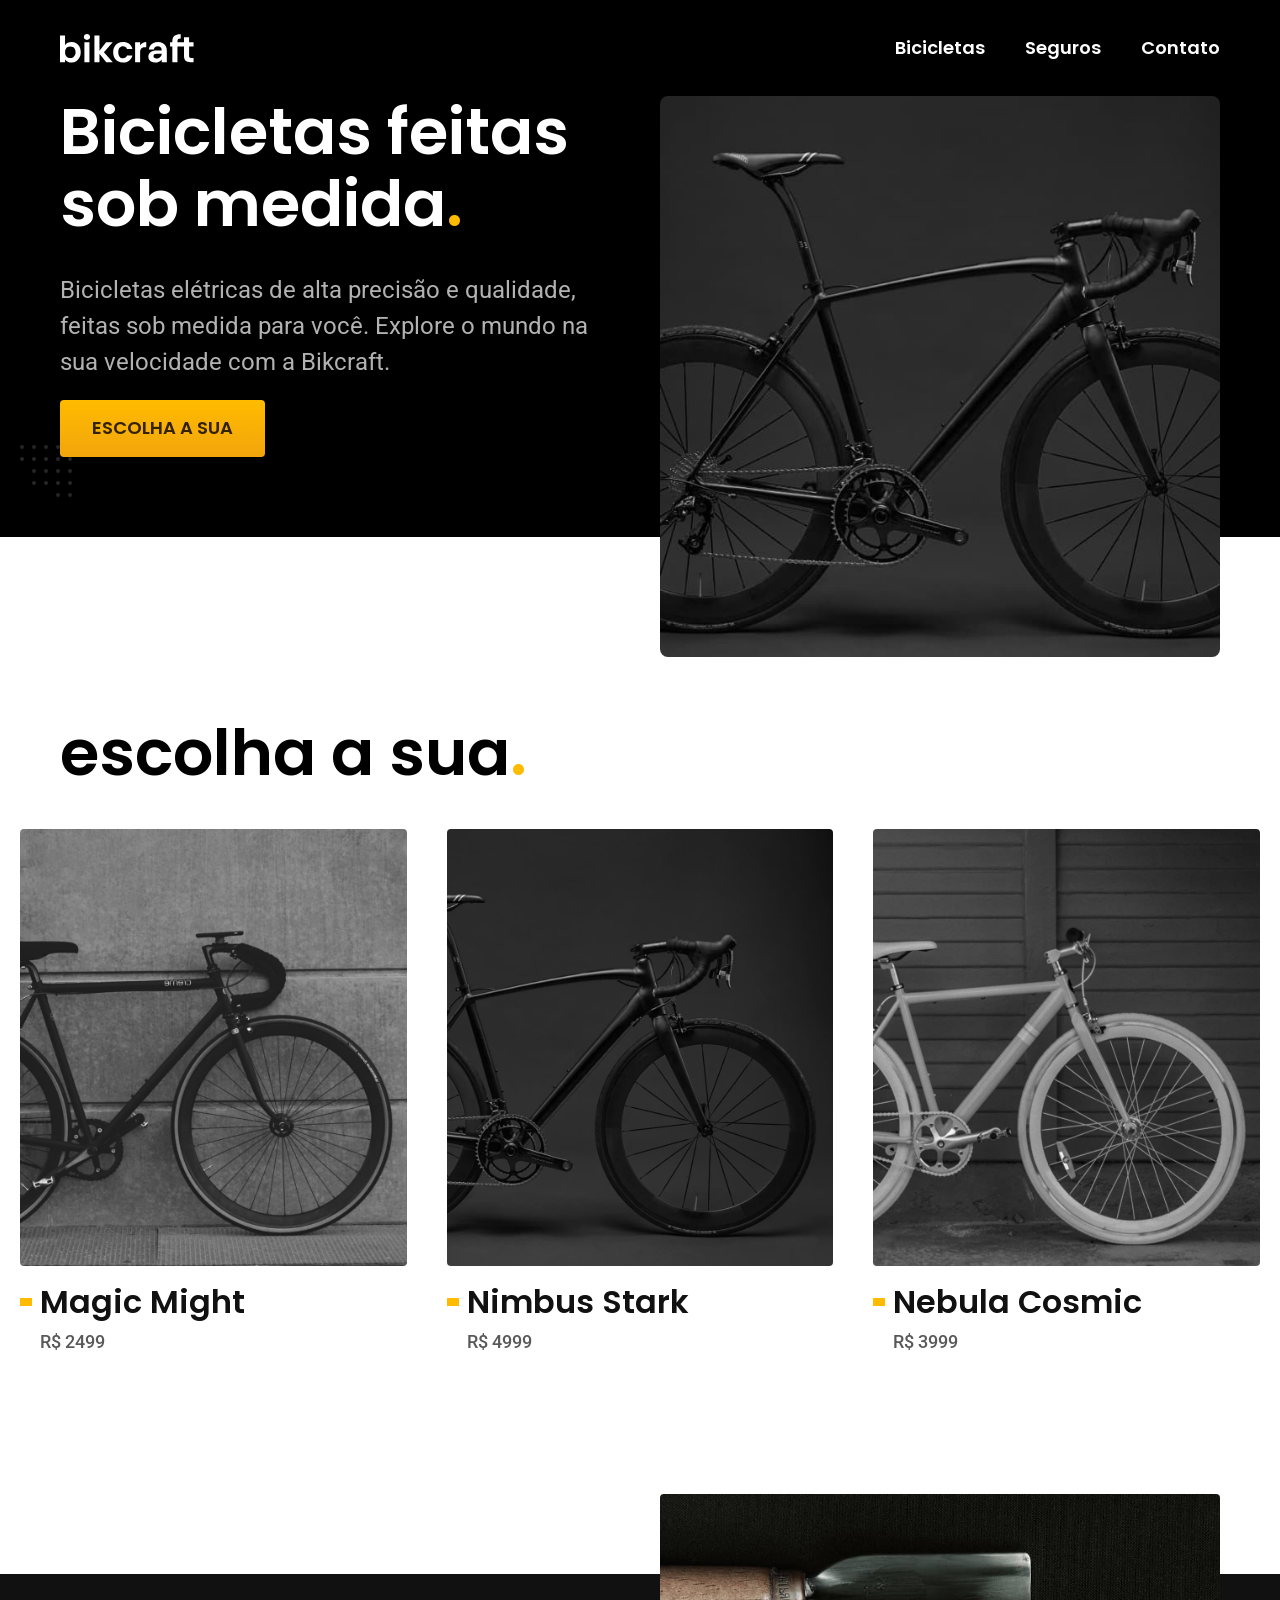
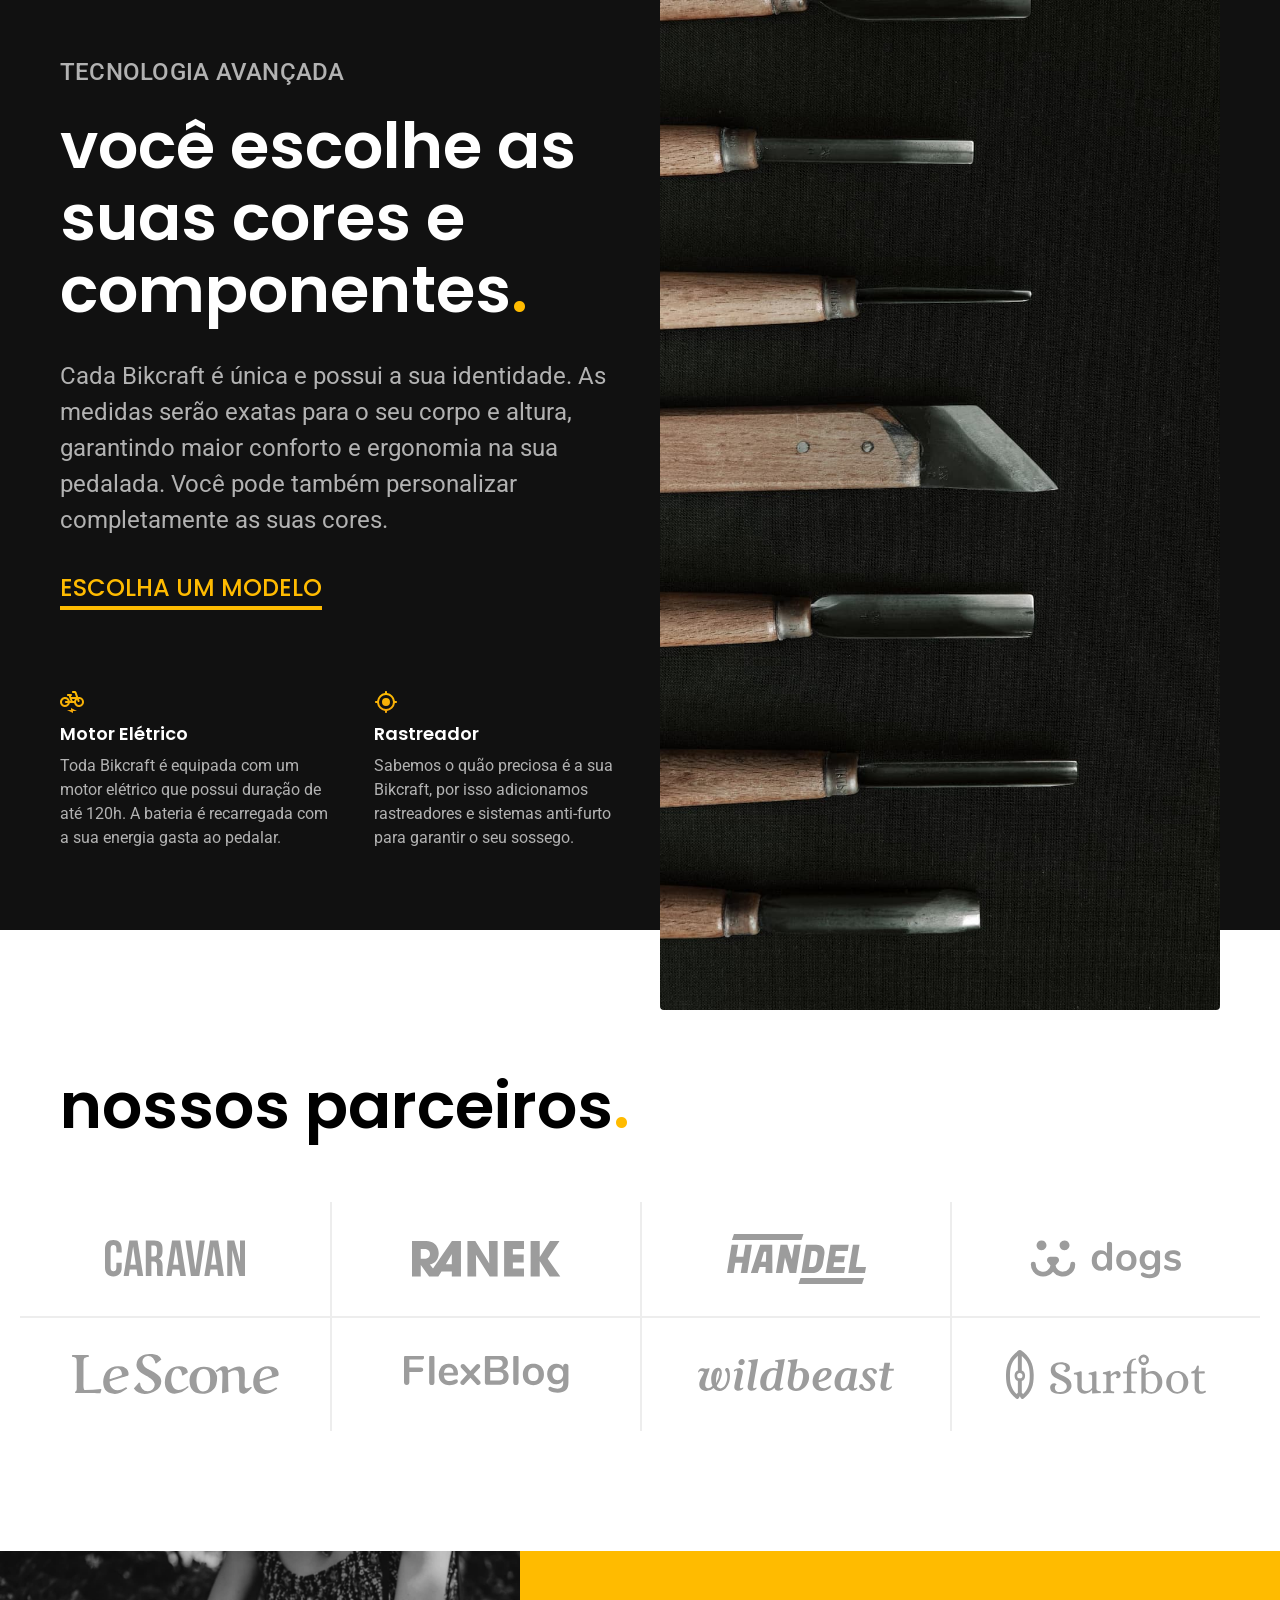
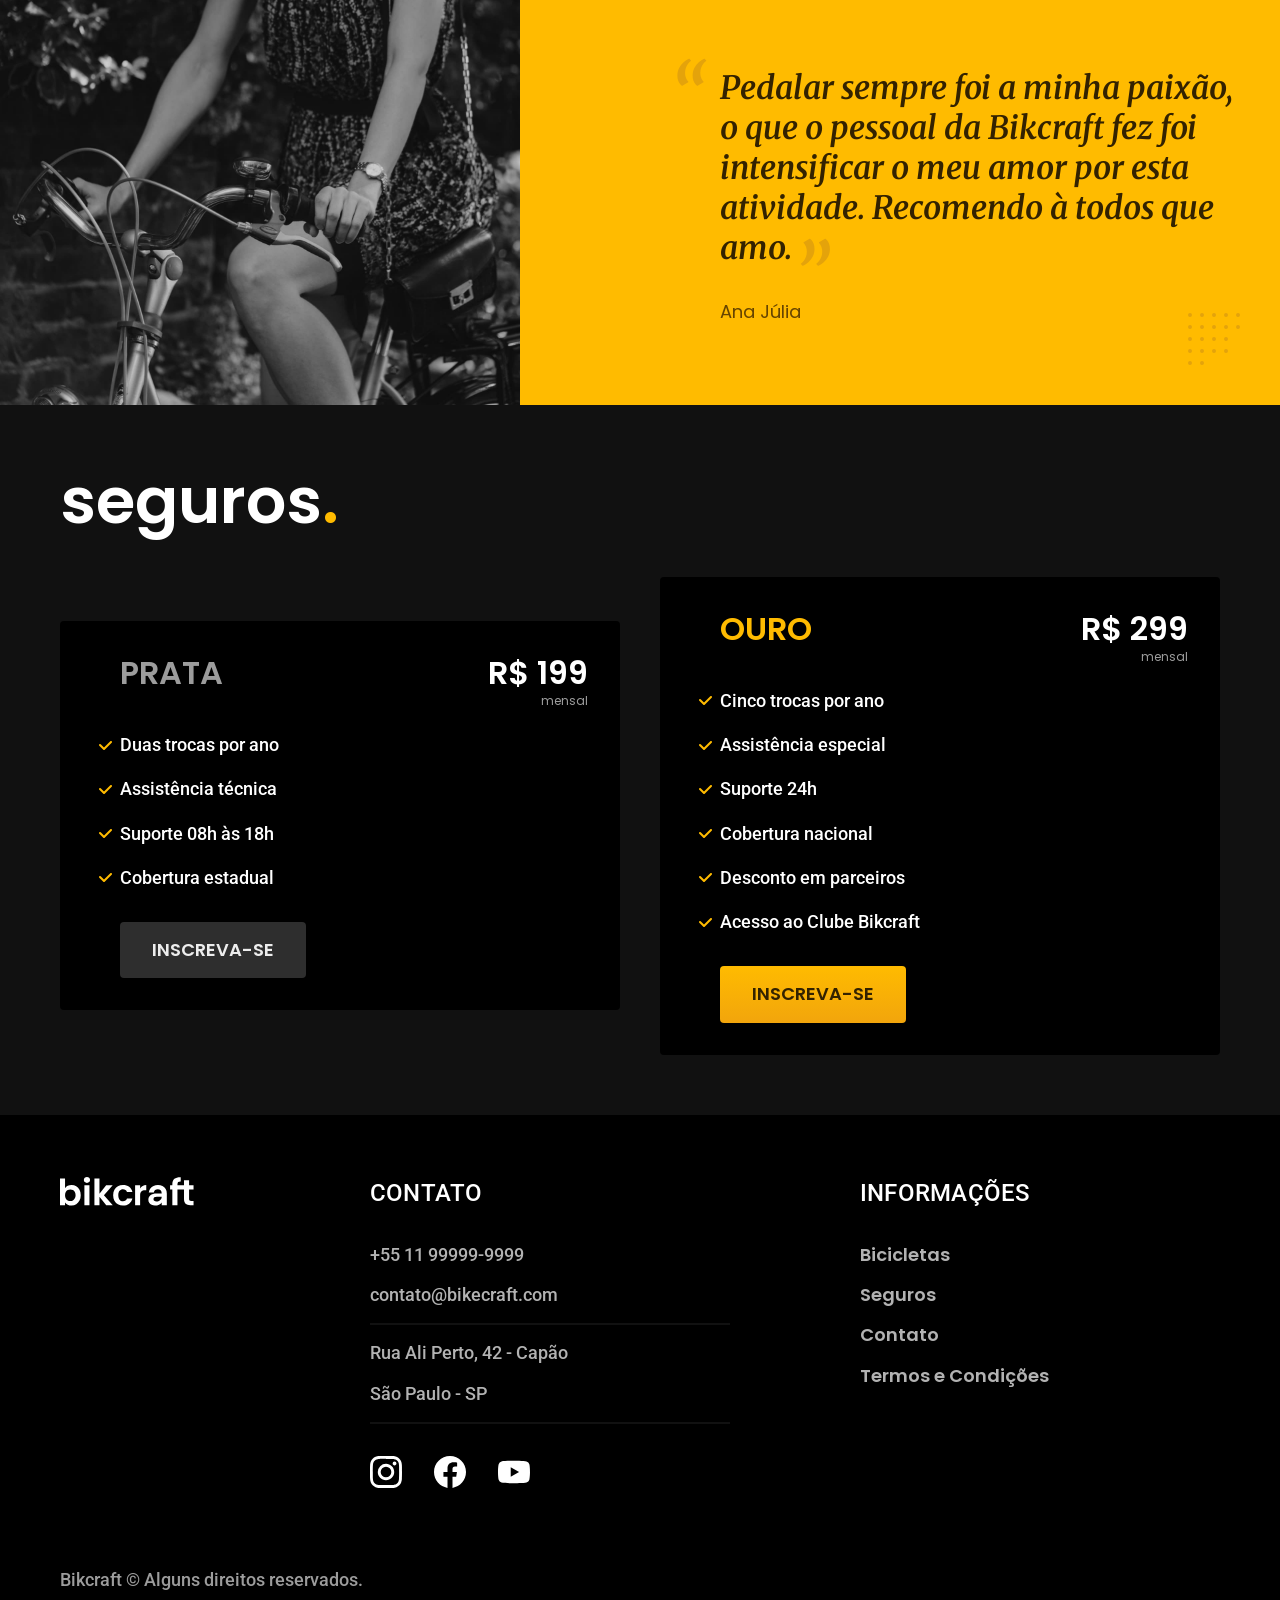
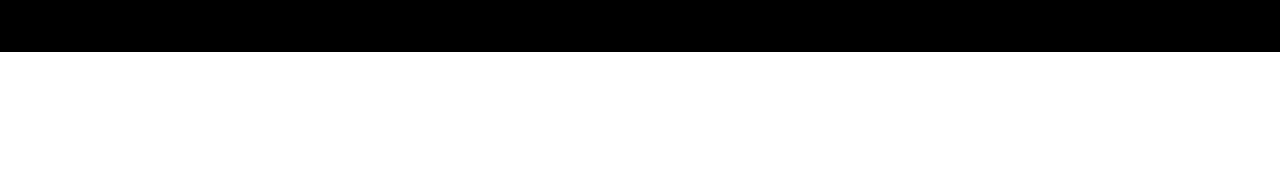
<file: index.html>
<!DOCTYPE html>
<html lang="pt-br">

<head>
  <meta name="viewport" content="width=device-width, initial-scale=1.0">
  <meta charset="UTF-8">
  <meta name="description" content="Bicicletas elétricas de alta precisão e qualidade, feitas sob medida para você. Explore o mundo na sua velocidade com a Bikcraft.">
  <title>Bikcraft - Bicicletas Elétricas</title>
  <link rel="preload" href="./css/style.min.css" as="style">
  <link rel="icon" href="./favicon.svg" type="image/svg+xml">
  <link rel="stylesheet" href="./css/style.min.css">
  <link rel="preconnect" href="https://fonts.googleapis.com">
  <link rel="preconnect" href="https://fonts.gstatic.com" crossorigin>
  <link href="https://fonts.googleapis.com/css2?family=Merriweather:ital,opsz,wdth,wght@1,18..144,87..112,900&family=Poppins:ital,wght@0,100;0,200;0,300;0,400;0,500;0,600;0,700;0,800;0,900;1,100;1,200;1,300;1,400;1,500;1,600;1,700;1,800;1,900&family=Roboto:ital,wght@0,100..900;1,100..900&display=swap" rel="stylesheet">

  <script>document.documentElement.classList.add('js');</script>
</head>

<body>
  <header class="header-bg">
    <div class="header container">
      <a href="./">
        <img src="./img/bikcraft.svg" width="136" height="32" alt="Bikcraft">
      </a>
      <nav aria-label="primaria">
        <ul class="header-menu cor-0 font-1-m">
          <li><a href="./bicicletas.html">Bicicletas</a></li>
          <li><a href="./seguros.html">Seguros</a></li>
          <li><a href="./contato.html">Contato</a></li>
        </ul>
      </nav>
    </div>
  </header>
  <main class="introducao-bg">
    <div class="introducao container">
      <div class="introducao-conteudo">
        <h1 class="cor-0 font-1-xxl fadeInDown" data-anime="200">Bicicletas feitas sob medida<span class="cor-p1">.</span></h1>
        <p class="cor-5 font-2-l fadeInDown" data-anime="500">Bicicletas elétricas de alta precisão e qualidade, feitas sob medida para você. Explore o mundo na sua velocidade com a Bikcraft.</p>
        <a href="./bicicletas.html" class="botao fadeInDown" data-anime="800">Escolha a sua</a>
      </div>
      <picture data-anime="400" class="fadeInDown">
        <source media="(max-width: 800px)" srcset="./img/bicicletas/nimbus.jpg">
        <img src="./img/fotos/introducao.jpg" width="1280" height="1600" alt="Bicicleta elétrica da Bikcraft">

      </picture>
    </div>
  </main>

  <article class="bicicletas-lista">
    <h2 class="container cor-12 font-1-xxl">escolha a sua<span class="cor-p1">.</span></h2>
    <ul>
      <li>
        <a href="./bicicletas/magic.html">
          <img src="./img/bicicletas/magic-home.jpg" alt="Bicicleta Preta">
          <h3 class="font-1-xl ">Magic Might</h3>
          <span class="font-2-m cor-8">R$ 2499</span>
        </a>
      </li>
      <li>
        <a href="./bicicletas/nimbus.html">
          <img src="./img/bicicletas/nimbus-home.jpg" alt="Bicicleta Preta">
          <h3 class="font-1-xl ">Nimbus Stark</h3>
          <span class="font-2-m cor-8">R$ 4999</span>
        </a>
      </li>
      <li>
        <a href="./bicicletas/nebula.html">
          <img src="./img/bicicletas/nebula-home.jpg" alt="Bicicleta Preta">
          <h3 class="font-1-xl ">Nebula Cosmic</h3>
          <span class="font-2-m cor-8">R$ 3999</span>
        </a>
      </li>
    </ul>
  </article>

  <article class="tecnologia-bg">
    <div class="tecnologia container">
      <div class="tecnologia-conteudo">
        <span class="font-2-l-b cor-5">Tecnologia Avançada</span>
        <h2 class="cor-0 font-1-xxl">você escolhe as suas cores e componentes<span class="cor-p1">.</span></h2>
        <p class="cor-5 font-2-l">Cada Bikcraft é única e possui a sua identidade. As medidas serão exatas para o seu corpo e altura, garantindo maior conforto e ergonomia na sua pedalada. Você pode também personalizar completamente as suas cores.</p>
        <a class="link" href="./bicicletas.html">Escolha um modelo</a>
        <div class="tecnologia-vantagens">
          <div>
            <img src="./img/icones/eletrica.svg" width="24" height="24" alt="Elétrica">
            <h3 class="cor-0 font-1-m">Motor Elétrico</h3>
            <p class="cor-5 font-2-s">Toda Bikcraft é equipada com um motor elétrico que possui duração de até 120h. A bateria é recarregada com a sua energia gasta ao pedalar.</p>
          </div>
          <div>
            <img src="./img/icones/rastreador.svg" width="24" height="24" alt="Rastreador">
            <h3 class="cor-0 font-1-m">Rastreador</h3>
            <p class="cor-5 font-2-s">Sabemos o quão preciosa é a sua Bikcraft, por isso adicionamos rastreadores e sistemas anti-furto para garantir o seu sossego.</p>
          </div>
        </div>
      </div>
      <div class="tecnologia-imagem">
        <img src="./img/fotos/tecnologia.jpg" width="1200" height="1920" alt="">
      </div>
    </div>
  </article>
  <section class="parceiros" aria-label="Nossos Parceiros">
    <h2>
      <h2 class="container cor-12 font-1-xxl">nossos parceiros<span class="cor-p1">.</span></h2>
    </h2>
    <ul>
      <li><img src="./img/parceiros/caravan.svg" alt="caravan"></li>
      <li><img src="./img/parceiros/ranek.svg" alt="ranek"></li>
      <li><img src="./img/parceiros/handel.svg" alt="handel"></li>
      <li><img src="./img/parceiros/dogs.svg" alt="dogs"></li>
      <li><img src="./img/parceiros/lescone.svg" alt="lescone"></li>
      <li><img src="./img/parceiros/flexblog.svg" alt="flexblog"></li>
      <li><img src="./img/parceiros/wildbeast.svg" alt="wildbeast"></li>
      <li><img src="./img/parceiros/surfbot.svg" alt="surfbot"></li>
    </ul>
  </section>
  <section class="depoimento" aria-label="Depoimento">
    <div>
      <img src="./img/fotos/depoimento.jpg" width="1560" height="1360" alt="Pessoa pedalando">
    </div>
    <div class="depoimento-conteudo">
      <blockquote class="font-1-xl cor-p5">
        <p>Pedalar sempre foi a minha paixão, o que o pessoal da Bikcraft fez foi intensificar o meu amor por esta atividade. Recomendo à todos que amo.</p>
      </blockquote>
      <span class="cor-p4 font-1-m-b">Ana Júlia</span>
    </div>
  </section>
  <article class="seguros-bg">
    <div class="seguros container">
      <h2 class="cor-0 font-1-xxl">seguros<span class="cor-p1">.</span></h2>
      <div class="seguros-item">
        <h3 class="font-1-xl cor-6">PRATA</h3>
        <span class="font-1-xl cor-0">R$ 199 <span class="font-1-xs cor-6">mensal</span></span>
        <ul class="cor-0 font-2-m">
          <li>Duas trocas por ano</li>
          <li>Assistência técnica</li>
          <li>Suporte 08h às 18h</li>
          <li>Cobertura estadual</li>
        </ul>
        <a class="botao secundario" href="./orcamento.html">Inscreva-se</a>
      </div>
      <div class="seguros-item">
        <h3 class="font-1-xl cor-p1">OURO</h3>
        <span class="font-1-xl cor-0">R$ 299 <span class="font-1-xs cor-6">mensal</span></span>
        <ul class="cor-0 font-2-m">
          <li>Cinco trocas por ano</li>
          <li>Assistência especial</li>
          <li>Suporte 24h</li>
          <li>Cobertura nacional</li>
          <li>Desconto em parceiros</li>
          <li>Acesso ao Clube Bikcraft</li>
        </ul>
        <a class="botao" href="./orcamento.html">Inscreva-se</a>
      </div>
    </div>
  </article>
  <footer class="footer-bg">
    <div class="footer container">
      <img src="./img/bikcraft.svg" alt="bikcraft">
      <div class="footer-contato">
        <h3 class="font-2-l-b cor-0">Contato</h3>
        <ul class="font-2-m cor-5">
          <li><a href="tel:+5511999999999">+55 11 99999-9999</a></li>
          <li><a href="mailto:contato@bikecraft.com">contato@bikecraft.com</a></li>
          <li>Rua Ali Perto, 42 - Capão</li>
          <li>São Paulo - SP</li>
        </ul>
        <div class="footer-redes">
          <a href="./"> <img src="./img/redes/instagram.svg" alt="Instagram"></a>
          <a href="./"> <img src="./img/redes/facebook.svg" alt="facebook"></a>
          <a href="./"> <img src="./img/redes/youtube.svg" alt="YouTube"></a>
        </div>
      </div>
      <div class="footer-informacoes">
        <h3 class="font-2-l-b cor-0">Informações</h3>
        <nav>
          <ul class="font-1-m cor-5">
            <li><a href="./bicicletas.html">Bicicletas</a></li>
            <li><a href="./seguros.html">Seguros</a></li>
            <li><a href="./contato.html">Contato</a></li>
            <li><a href="./termos.html">Termos e Condições</a></li>
          </ul>
        </nav>
      </div>
      <p class="footer-copy font-2-m cor-6">Bikcraft © Alguns direitos reservados.</p>
    </div>
  </footer>
  <script src="./plugins/simple-anime.js"></script>
  <script src="./js/script.js"></script>
</body>

</html>
</file>
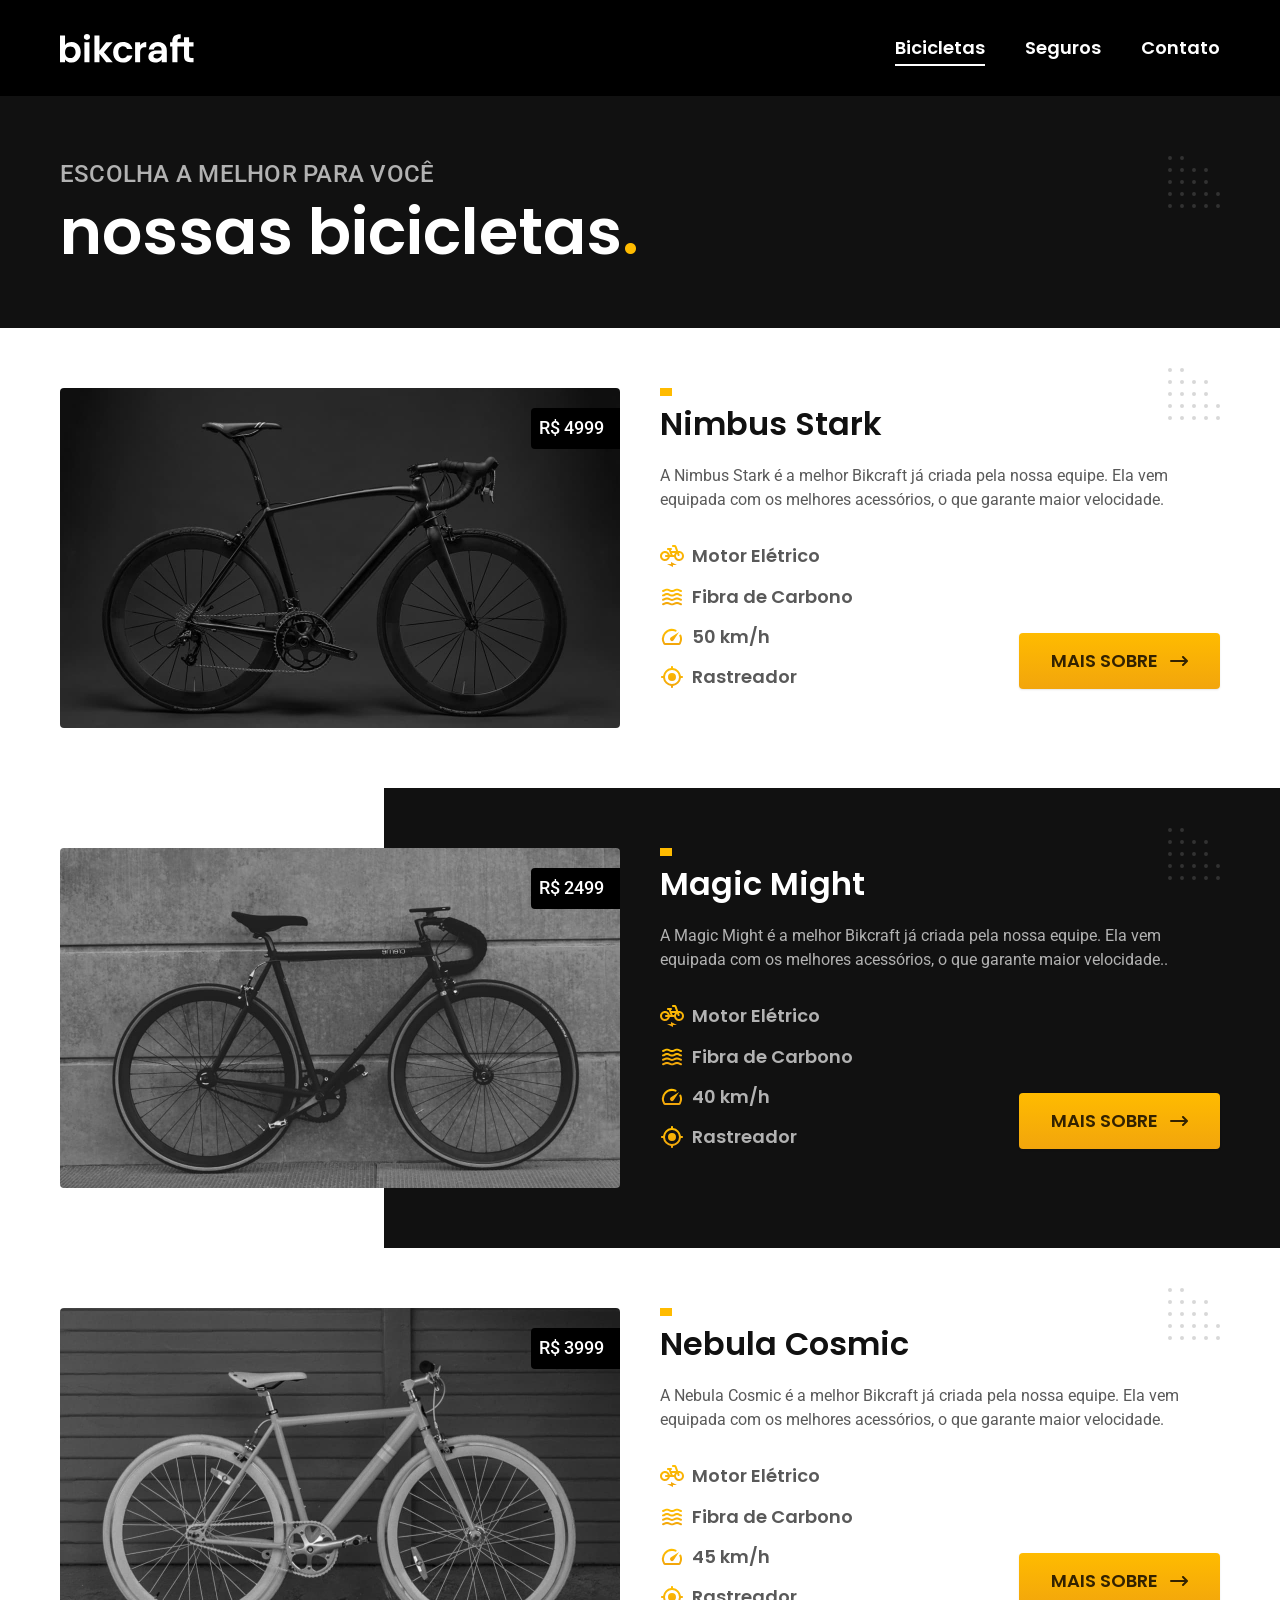
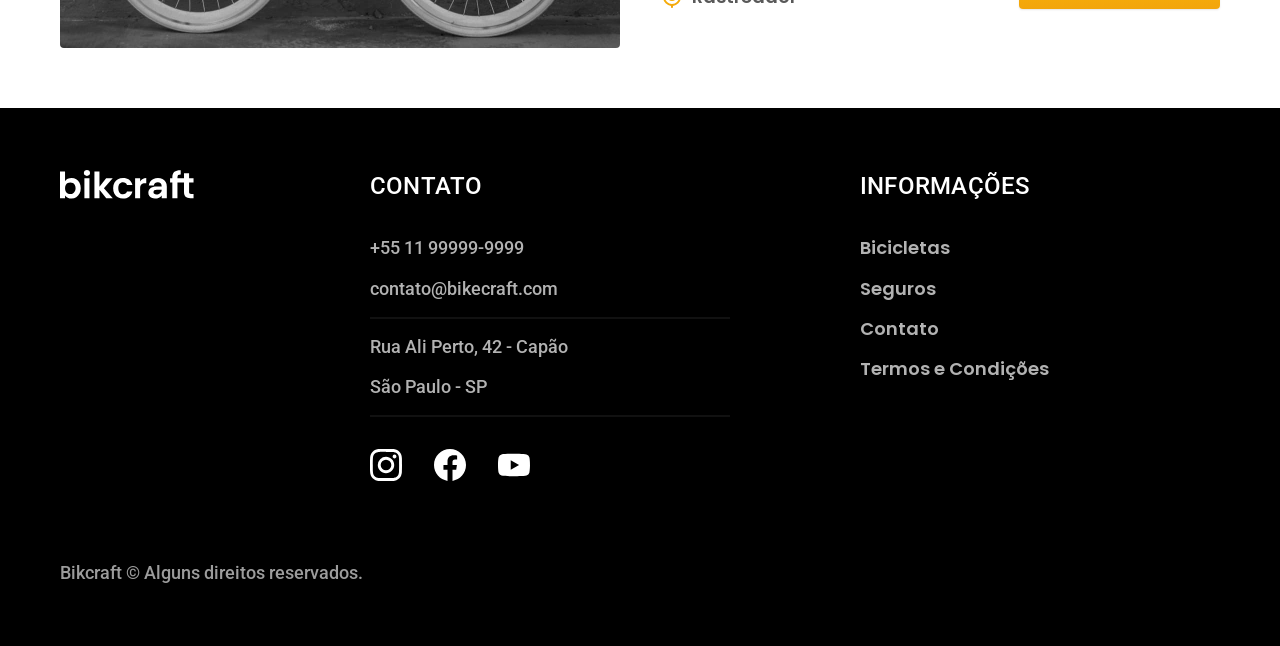
<file: bicicletas.html>
<!DOCTYPE html>
<html lang="pt-br">

<head>
  <meta name="viewport" content="width=device-width, initial-scale=1.0">
  <meta charset="UTF-8">
  <meta name="description" content="Termos e condições.">
  <title>Bicicletas | Bikcraft</title>
  <link rel="preload" href="./css/style.min.css" as="style">
  <link rel="icon" href="./favicon.svg" type="image/svg+xml">
  <link rel="stylesheet" href="./css/style.min.css">
  <link rel="preconnect" href="https://fonts.googleapis.com">
  <link rel="preconnect" href="https://fonts.gstatic.com" crossorigin>
  <link href="https://fonts.googleapis.com/css2?family=Merriweather:ital,opsz,wdth,wght@1,18..144,87..112,900&family=Poppins:ital,wght@0,100;0,200;0,300;0,400;0,500;0,600;0,700;0,800;0,900;1,100;1,200;1,300;1,400;1,500;1,600;1,700;1,800;1,900&family=Roboto:ital,wght@0,100..900;1,100..900&display=swap" rel="stylesheet">
  <link rel="icon" href="./favicon.svg" type="icone">
  <script>document.documentElement.classList.add('js');</script>
</head>

<body id="bicicletas">
  <header class="header-bg">
    <div class="header container">
      <a href="./">
        <img src="./img/bikcraft.svg" alt="Bikcraft">
      </a>
      <nav aria-label="primaria">
        <ul class="header-menu cor-0 font-1-m">
          <li><a href="./bicicletas.html">Bicicletas</a></li>
          <li><a href="./seguros.html">Seguros</a></li>
          <li><a href="./contato.html">Contato</a></li>
        </ul>
      </nav>
    </div>
  </header>

  <main>
    <div class="titulo-bg">
      <div class="titulo container">
        <p class="font-2-l-b cor-5">Escolha a melhor para você</p>
        <h1 class="cor-0 font-1-xxl">nossas bicicletas<span class="cor-p1">.</span></h1>
      </div>
    </div>

    <div class=" bicicletas container">
      <div class="bicicletas-imagem fadeInLeft" data-anime="200">
        <img src="./img/bicicletas/nimbus.jpg" alt="Bicicleta Preta">
        <span class="font-2-m cor-0">R$ 4999</span>
      </div>
      <div class="bicicletas-conteudo" data-anime="400">
        <h2 class="font-1-xl">Nimbus Stark</h2>
        <p class="cor-8 font-2-s">A Nimbus Stark é a melhor Bikcraft já criada pela nossa equipe. Ela vem equipada com os melhores acessórios, o que garante maior velocidade.</p>
        <ul class="font-1-m cor-8">
          <li><img src="./img/icones/eletrica.svg" alt="">
            Motor Elétrico</li>
          <li><img src="./img/icones/carbono.svg" alt="">
            Fibra de Carbono</li>
          <li><img src="./img/icones/velocidade.svg" alt="">
            50 km/h</li>
          <li><img src="./img/icones/rastreador.svg" alt="">
            Rastreador</li>
        </ul>
        <a class="botao seta fadeInLeft" data-anime="600" href="./bicicletas/nimbus.html">Mais Sobre</a>
      </div>
    </div>

    <div class="bicicletas-bg">
      <div class=" bicicletas container">
        <div class="bicicletas-imagem fadeInLeft" data-anime="200">
          <img src="./img/bicicletas/magic.jpg" alt="Bicicleta">
          <span class="font-2-m cor-0">R$ 2499</span>
        </div>
        <div class="bicicletas-conteudo" data-anime="400">
          <h2 class="font-1-xl cor-0">Magic Might</h2>
          <p class="cor-5 font-2-s">A Magic Might é a melhor Bikcraft já criada pela nossa equipe. Ela vem equipada com os melhores acessórios, o que garante maior velocidade..</p>
          <ul class="font-1-m cor-5">
            <li><img src="./img/icones/eletrica.svg" alt="">
              Motor Elétrico</li>
            <li><img src="./img/icones/carbono.svg" alt="">
              Fibra de Carbono</li>
            <li><img src="./img/icones/velocidade.svg" alt="">
              40 km/h</li>
            <li><img src="./img/icones/rastreador.svg" alt="">
              Rastreador</li>
          </ul>
          <a class="botao seta fadeInLeft" data-anime="600" href="./bicicletas/magic.html">Mais Sobre</a>
        </div>
      </div>
    </div>

    <div class=" bicicletas container">
      <div class="bicicletas-imagem">
        <img src="./img/bicicletas/nebula.jpg" alt="Bicicleta Branca">
        <span class="font-2-m cor-0">R$ 3999</span>
      </div>
      <div class="bicicletas-conteudo">
        <h2 class="font-1-xl">Nebula Cosmic</h2>
        <p class="cor-8 font-2-s">A Nebula Cosmic é a melhor Bikcraft já criada pela nossa equipe. Ela vem equipada com os melhores acessórios, o que garante maior velocidade.</p>
        <ul class="font-1-m cor-8">
          <li><img src="./img/icones/eletrica.svg" alt="">
            Motor Elétrico</li>
          <li><img src="./img/icones/carbono.svg" alt="">
            Fibra de Carbono</li>
          <li><img src="./img/icones/velocidade.svg" alt="">
            45 km/h</li>
          <li><img src="./img/icones/rastreador.svg" alt="">
            Rastreador</li>
        </ul>
        <a class="botao seta" href="./bicicletas/nebula.html">Mais Sobre</a>
      </div>
    </div>

  </main>

  <footer class="footer-bg">
    <div class="footer container">
      <img src="./img/bikcraft.svg" alt="bikcraft">
      <div class="footer-contato">
        <h3 class="font-2-l-b cor-0">Contato</h3>
        <ul class="font-2-m cor-5">
          <li><a href="tel:+5511999999999">+55 11 99999-9999</a></li>
          <li><a href="mailto:contato@bikecraft.com">contato@bikecraft.com</a></li>
          <li>Rua Ali Perto, 42 - Capão</li>
          <li>São Paulo - SP</li>
        </ul>
        <div class="footer-redes">
          <a href="./"> <img src="./img/redes/instagram.svg" alt="Instagram"></a>
          <a href="./"> <img src="./img/redes/facebook.svg" alt="facebook"></a>
          <a href="./"> <img src="./img/redes/youtube.svg" alt="YouTube"></a>
        </div>
      </div>
      <div class="footer-informacoes">
        <h3 class="font-2-l-b cor-0">Informações</h3>
        <nav>
          <ul class="font-1-m cor-5">
            <li><a href="./bicicletas.html">Bicicletas</a></li>
            <li><a href="./seguros.html">Seguros</a></li>
            <li><a href="./contato.html">Contato</a></li>
            <li><a href="./termos.html">Termos e Condições</a></li>
          </ul>
        </nav>
      </div>
      <p class="footer-copy font-2-m cor-6">Bikcraft © Alguns direitos reservados.</p>
    </div>
  </footer>
  <script src="./plugins/simple-anime.js"></script>
  <script src="./js/script.js"></script>
</body>

</html>
</file>
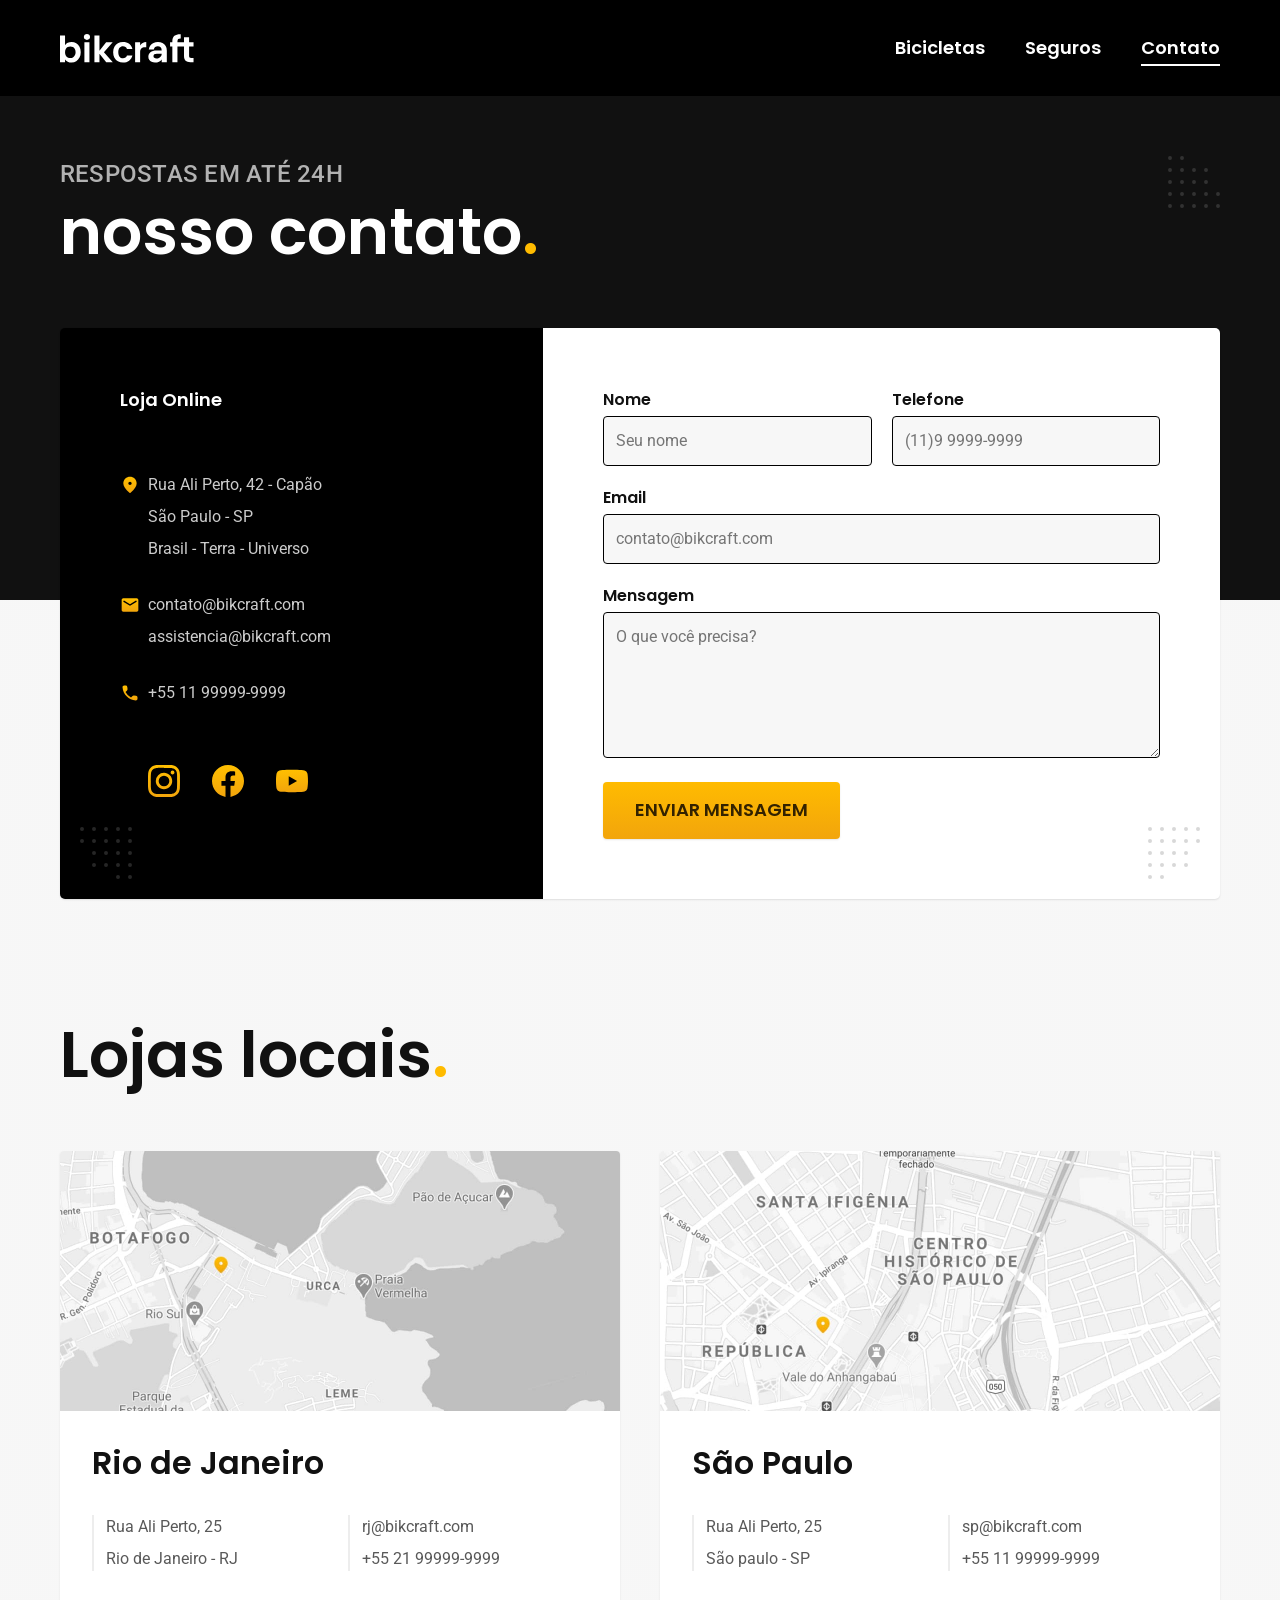
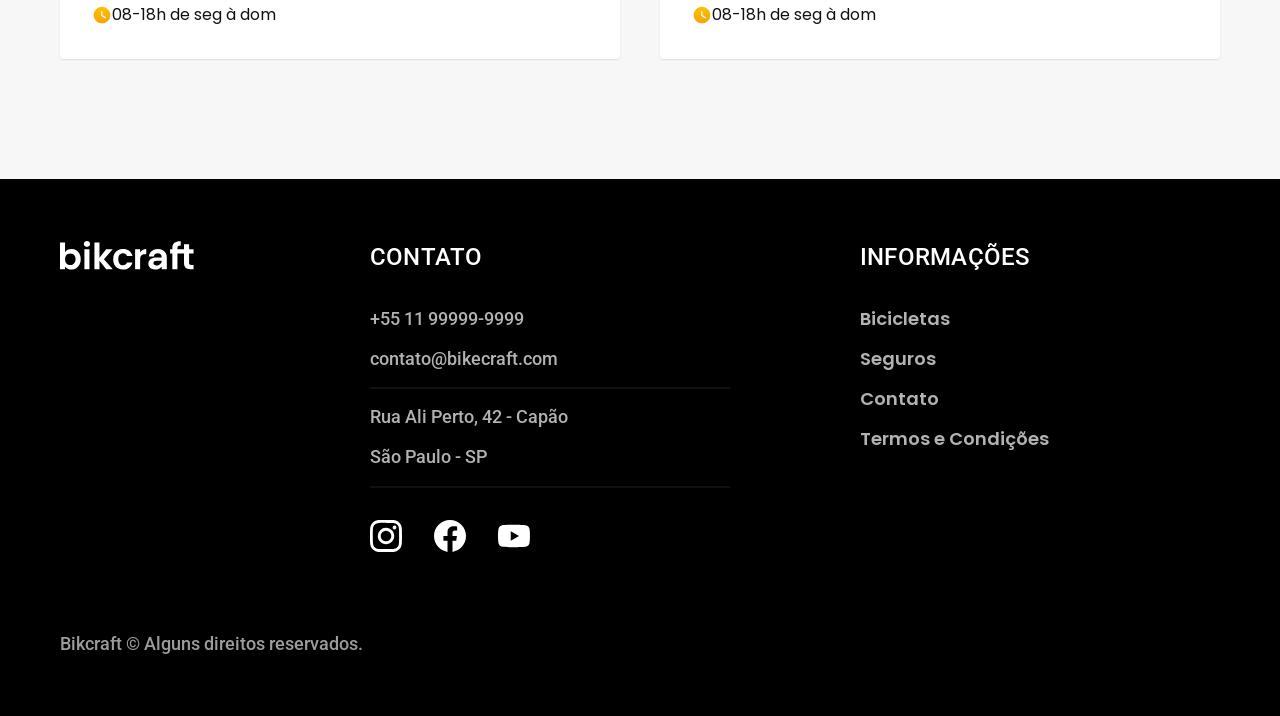
<file: contato.html>
<!DOCTYPE html>
<html lang="pt-br">

<head>
  <meta name="viewport" content="width=device-width, initial-scale=1.0">
  <meta charset="UTF-8">
  <meta name="description" content="Contato.">
  <title>Contato | Bikcraft</title>
  <link rel="preload" href="./css/style.min.css" as="style">
  <link rel="icon" href="./favicon.svg" type="image/svg+xml">
  <link rel="stylesheet" href="./css/style.min.css">
  <link rel="preconnect" href="https://fonts.googleapis.com">
  <link rel="preconnect" href="https://fonts.gstatic.com" crossorigin>
  <link href="https://fonts.googleapis.com/css2?family=Merriweather:ital,opsz,wdth,wght@1,18..144,87..112,900&family=Poppins:ital,wght@0,100;0,200;0,300;0,400;0,500;0,600;0,700;0,800;0,900;1,100;1,200;1,300;1,400;1,500;1,600;1,700;1,800;1,900&family=Roboto:ital,wght@0,100..900;1,100..900&display=swap" rel="stylesheet">
  <link rel="icon" href="./favicon.svg" type="icone">
  <script>document.documentElement.classList.add('js');</script>
</head>

<body id="contato">
  <header class="header-bg">
    <div class="header container">
      <a href="./">
        <img src="./img/bikcraft.svg" alt="Bikcraft">
      </a>
      <nav aria-label="primaria">
        <ul class="header-menu cor-0 font-1-m">
          <li><a href="./bicicletas.html">Bicicletas</a></li>
          <li><a href="./seguros.html">Seguros</a></li>
          <li><a href="./contato.html">Contato</a></li>
        </ul>
      </nav>
    </div>
  </header>

  <main>
    <div class="titulo-bg">
      <div class="titulo container" data-anime="200">
        <p class="font-2-l-b cor-5">respostas em até 24h</p>
        <h1 class="cor-0 font-1-xxl">nosso contato<span class="cor-p1">.</span></h1>
      </div>
    </div>
    <div class="contato container fadeInDown" data-anime="400"">
      <section class=" contato-dados" aria-label="Endereço">
      <h2 class="font-1-m cor-0">Loja Online</h2>
      <div class="contato-endereco font-2-s cor-4">
        <p>Rua Ali Perto, 42 - Capão</p>
        <p>São Paulo - SP</p>
        <p>Brasil - Terra - Universo</p>
      </div>
      <address class="contato-meios font-2-s cor-4">
        <a href="mailto:contato@bikcrafft.com">contato@bikcraft.com</a>
        <a href="mailto:rj@bikcrafft.com">assistencia@bikcraft.com</a>
        <a href="tel:+5511999999999">+55 11 99999-9999</a>
      </address>
      <div class="contato-redes">
        <a href="./"> <img src="./img/redes/instagram-p.svg" alt="Instagram"></a>
        <a href="./"> <img src="./img/redes/facebook-p.svg" alt="facebook"></a>
        <a href="./"> <img src="./img/redes/youtube-p.svg" alt="YouTube"></a>
      </div>
      </section>
      <section class="contato-formulario" aria-label="Formulario">
        <form class="form" action="./contato.html">
          <div>
            <label for="nome">Nome</label>
            <input type="text" id="nome" name="nome" placeholder="Seu nome">
          </div>
          <div>
            <label for="telefone">Telefone</label>
            <input type="text" id="telefone" name="telefone" placeholder="(11)9 9999-9999">
          </div>
          <div class="col-2">
            <label for="Email">Email</label>
            <input type="email" id="Email" name="Email" placeholder="contato@bikcraft.com">
          </div>
          <div class="col-2">
            <label for="mensagem">Mensagem</label>
            <textarea rows="5" id="mensagem" name="mensagem" placeholder="O que você precisa?"></textarea>
          </div>
          <button class="col-2 botao">Enviar Mensagem</button>
        </form>
      </section>
    </div>
  </main>

  <article class="lojas container">
    <h2 class="font-1-xxl">Lojas locais<span class="cor-p1">.</span></h2>
    <div class="lojas-item">
      <img src="./img/lojas/rj.jpg" alt="mapa marcando o endereço em Rua Ali Perto, 25 - Rio de Janeiro - RJ">
      <div class="lojas-conteudo">
        <h3 class="font-1-xl">Rio de Janeiro</h3>
        <div class="lojas-dados font-2-s cor-8">
          <p>Rua Ali Perto, 25</p>
          <p>Rio de Janeiro - RJ</p>
        </div>
        <div class="lojas-dados font-2-s cor-8">
          <a href="mailto:rj@bikcrafft.com">rj@bikcraft.com</a>
          <a href="tel:+5521999999999">+55 21 99999-9999</a>
        </div>
        <p class="lojas-tempo font-1-s"><img src="./img/icones/horario.svg" alt="">08-18h de seg à dom</p>
      </div>
    </div>
    <div class="lojas-item">
      <img src="./img/lojas/sp.jpg" alt="mapa marcando o endereço em Rua Ali Perto, 25 - São paulo - SP">
      <div class="lojas-conteudo">
        <h3 class="font-1-xl">São Paulo</h3>
        <div class="lojas-dados font-2-s cor-8">
          <p>Rua Ali Perto, 25</p>
          <p>São paulo - SP</p>
        </div>
        <div class="lojas-dados font-2-s cor-8">
          <a href="mailto:sp@bikcrafft.com">sp@bikcraft.com</a>
          <a href="tel:+5511999999999">+55 11 99999-9999</a>
        </div>
        <p class="lojas-tempo font-1-s"><img src="./img/icones/horario.svg" alt="">08-18h de seg à dom</p>
      </div>
    </div>
  </article>

  <footer class="footer-bg">
    <div class="footer container">
      <img src="./img/bikcraft.svg" alt="bikcraft">
      <div class="footer-contato">
        <h3 class="font-2-l-b cor-0">Contato</h3>
        <ul class="font-2-m cor-5">
          <li><a href="tel:+5511999999999">+55 11 99999-9999</a></li>
          <li><a href="mailto:contato@bikecraft.com">contato@bikecraft.com</a></li>
          <li>Rua Ali Perto, 42 - Capão</li>
          <li>São Paulo - SP</li>
        </ul>
        <div class="footer-redes">
          <a href="./"> <img src="./img/redes/instagram.svg" alt="Instagram"></a>
          <a href="./"> <img src="./img/redes/facebook.svg" alt="facebook"></a>
          <a href="./"> <img src="./img/redes/youtube.svg" alt="YouTube"></a>
        </div>
      </div>
      <div class="footer-informacoes">
        <h3 class="font-2-l-b cor-0">Informações</h3>
        <nav>
          <ul class="font-1-m cor-5">
            <li><a href="./bicicletas.html">Bicicletas</a></li>
            <li><a href="./seguros.html">Seguros</a></li>
            <li><a href="./contato.html">Contato</a></li>
            <li><a href="./termos.html">Termos e Condições</a></li>
          </ul>
        </nav>
      </div>
      <p class="footer-copy font-2-m cor-6">Bikcraft © Alguns direitos reservados.</p>
    </div>
  </footer>
  <script src="./plugins/simple-anime.js"></script>
  <script src="./js/script.js"></script>
</body>

</html>
</file>
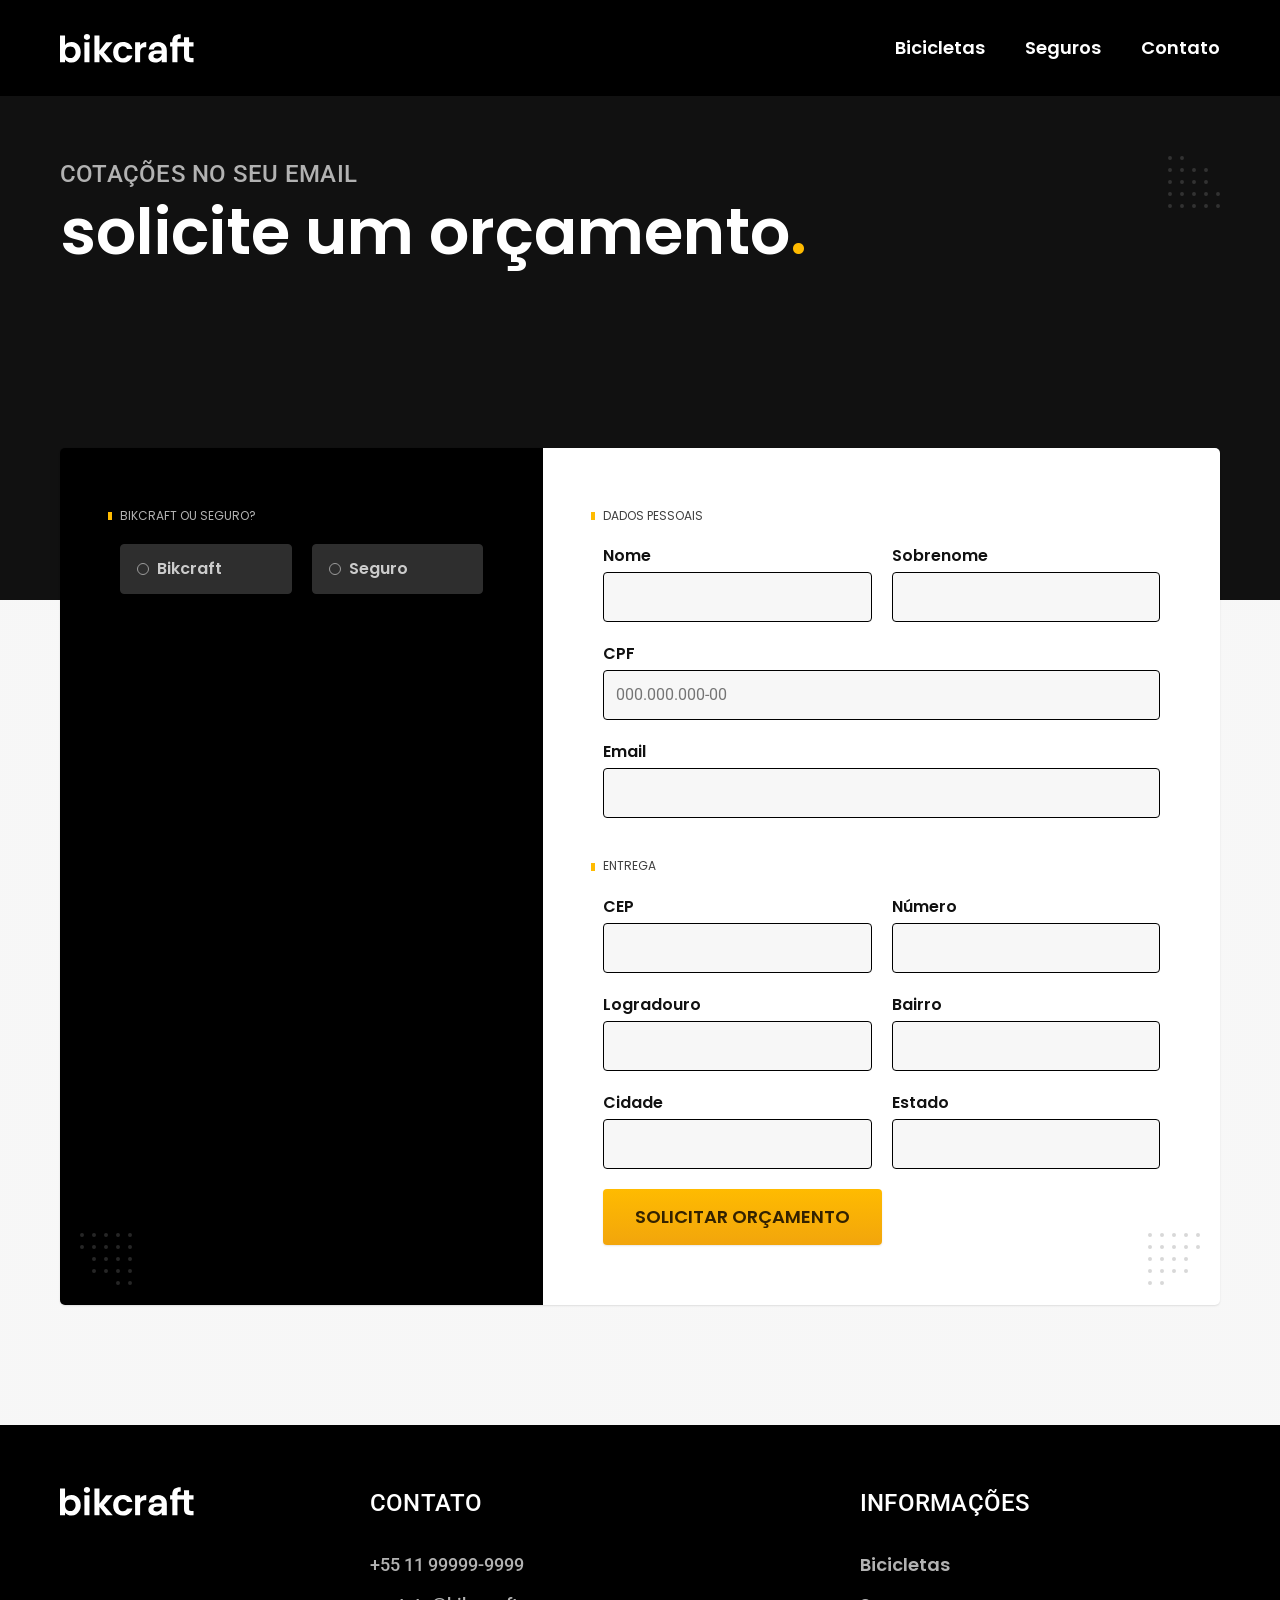
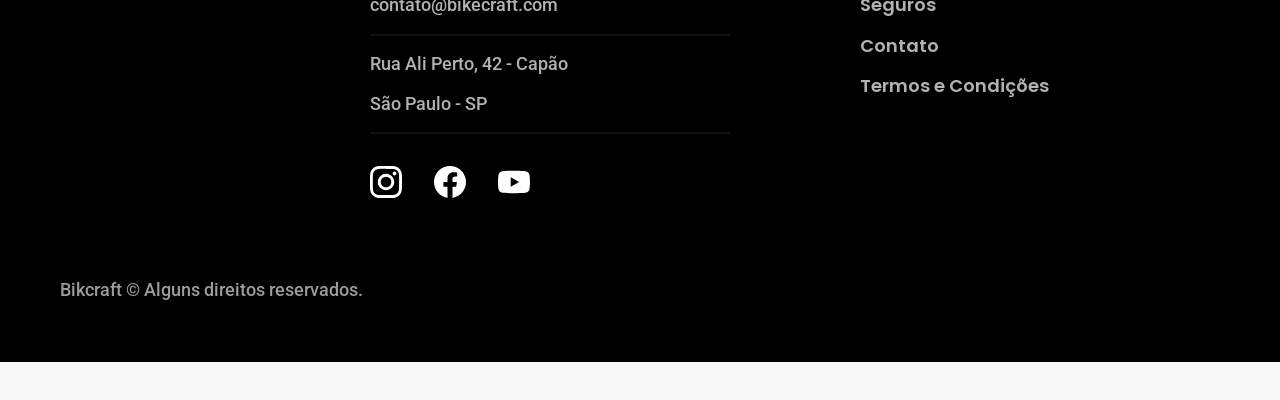
<file: orcamento.html>
<!DOCTYPE html>
<html lang="pt-br">

<head>
  <meta name="viewport" content="width=device-width, initial-scale=1.0">
  <meta charset="UTF-8">
  <meta name="description" content="Orçamento.">
  <title>Orçamento | Bikcraft</title>
  <link rel="preload" href="./css/style.min.css" as="style">
  <link rel="icon" href="./favicon.svg" type="image/svg+xml">
  <link rel="stylesheet" href="./css/style.min.css">
  <link rel="preconnect" href="https://fonts.googleapis.com">
  <link rel="preconnect" href="https://fonts.gstatic.com" crossorigin>
  <link href="https://fonts.googleapis.com/css2?family=Merriweather:ital,opsz,wdth,wght@1,18..144,87..112,900&family=Poppins:ital,wght@0,100;0,200;0,300;0,400;0,500;0,600;0,700;0,800;0,900;1,100;1,200;1,300;1,400;1,500;1,600;1,700;1,800;1,900&family=Roboto:ital,wght@0,100..900;1,100..900&display=swap" rel="stylesheet">
  <link rel="icon" href="./favicon.svg" type="icone">
  <script>document.documentElement.classList.add('js');</script>
</head>

<body id="orcamento">
  <header class="header-bg">
    <div class="header container">
      <a href="./">
        <img src="./img/bikcraft.svg" alt="Bikcraft">
      </a>
      <nav aria-label="primaria">
        <ul class="header-menu cor-0 font-1-m">
          <li><a href="./bicicletas.html">Bicicletas</a></li>
          <li><a href="./seguros.html">Seguros</a></li>
          <li><a href="./contato.html">Contato</a></li>
        </ul>
      </nav>
    </div>
  </header>

  <main>
    <div class="titulo-bg">
      <div class="titulo container">
        <p class="font-2-l-b cor-5">Cotações no seu email</p>
        <h1 class="cor-0 font-1-xxl">solicite um orçamento<span class="cor-p1">.</span></h1>
      </div>

    </div>

    <form class="orcamento container" action="./">
      <div class="orcamento-produto">
        <h2 class="cor-5 font-1-xs">Bikcraft ou Seguro?</h2>
        <input type="radio" name="tipo" value="bikcraft" id="bikcraft">
        <label for="bikcraft">Bikcraft</label>
        <input type="radio" name="tipo" value="seguro" id="seguro">
        <label for="seguro">Seguro</label>
        <div class="orcamento-conteudo" id="orcamento-bikcraft">
          <h2 class="cor-5 font-1-xs">Escolha a sua</h2>
          <input type="radio" name="produto" value="nimbus" id="nimbus">
          <label for="nimbus">Nimbus Stark <span>R$4999</span></label>
          <div class="orcamento-detalhes">
            <ul class="font-1-xs cor-8">
              <li><img src="./img/icones/eletrica.svg" alt="">Motor Elétrico</li>
              <li><img src="./img/icones/carbono.svg" alt=""> Fibra de Carbono</li>
              <li><img src="./img/icones/velocidade.svg" alt=""> 50 km/h</li>
              <li><img src="./img/icones/rastreador.svg" alt=""> Rastreador</li>
            </ul>
            <img src="./img/bicicletas/nimbus.jpg" alt="Bicicleta preta">
          </div>

          <input type="radio" name="produto" value="magic" id="magic">
          <label for="magic">Magic Might <span>R$2499</span></label>

          <div class="orcamento-detalhes">
            <ul class="font-1-xs cor-8">
              <li><img src="./img/icones/eletrica.svg" alt="">Motor Elétrico</li>
              <li><img src="./img/icones/carbono.svg" alt=""> Fibra de Carbono</li>
              <li><img src="./img/icones/velocidade.svg" alt=""> 45 km/h</li>
              <li><img src="./img/icones/rastreador.svg" alt=""> Rastreador</li>
            </ul>
            <img src="./img/bicicletas/magic.jpg" alt="Bicicleta">
          </div>

          <input type="radio" name="produto" value="nebula" id="nebula">
          <label for="nebula">Nebula Cosmic <span>R$3999</span></label>

          <div class="orcamento-detalhes">
            <ul class="font-1-xs cor-8">
              <li><img src="./img/icones/eletrica.svg" alt="">Motor Elétrico</li>
              <li><img src="./img/icones/carbono.svg" alt=""> Fibra de Carbono</li>
              <li><img src="./img/icones/velocidade.svg" alt=""> 40 km/h</li>
              <li><img src="./img/icones/rastreador.svg" alt=""> Rastreador</li>
            </ul>
            <img src="./img/bicicletas/nebula.jpg" alt="Bicicleta Branca">
          </div>

        </div>
        <div class="orcamento-conteudo" id="orcamento-seguro">
          <h2 class="cor-5 font-1-xs">Escolha o plano</h2>

          <input type="radio" name="produto" value="prata" id="prata">
          <label for="prata">Prata <span>R$199</span></label>

          <input type="radio" name="produto" value="ouro" id="ouro">
          <label for="ouro">Ouro <span>R$299</span></label>
        </div>
      </div>
      <div class="orcamento-dados form">
        <h2 class="cor-9 font-1-xs col-2">dados pessoais</h2>
        <div>
          <label for="nome">Nome</label>
          <input type="text" id="nome" name="nome">
        </div>
        <div>
          <label for="sobrenome">Sobrenome</label>
          <input type="text" id="sobrenome" name="sobrenome">
        </div>
        <div class="col-2">
          <label for="cpf">CPF</label>
          <input type="text" id="cpf" name="cpf" placeholder="000.000.000-00">
        </div>
        <div class="col-2">
          <label for="email">Email</label>
          <input type="email" id="email" name="email">
        </div>
        <h2 class="cor-9 font-1-xs col-2">entrega</h2>
        <div>
          <label for="cep">CEP</label>
          <input type="text" id="cep" name="cep">
        </div>
        <div>
          <label for="numero">Número</label>
          <input type="text" id="numero" name="numero">
        </div>
        <div>
          <label for="logradouro">Logradouro</label>
          <input type="text" id="logradouro" name="logradouro">
        </div>
        <div>
          <label for="bairro">Bairro</label>
          <input type="text" id="bairro" name="bairro">
        </div>
        <div>
          <label for="cidade">Cidade</label>
          <input type="text" id="cidade" name="cidade">
        </div>
        <div>
          <label for="estado">Estado</label>
          <input type="text" id="estado" name="estado">
        </div>
        <button class="col-2 botao">Solicitar Orçamento</button>
      </div>
    </form>
  </main>

  <footer class="footer-bg">
    <div class="footer container">
      <img src="./img/bikcraft.svg" alt="bikcraft">
      <div class="footer-contato">
        <h3 class="font-2-l-b cor-0">Contato</h3>
        <ul class="font-2-m cor-5">
          <li><a href="tel:+5511999999999">+55 11 99999-9999</a></li>
          <li><a href="mailto:contato@bikecraft.com">contato@bikecraft.com</a></li>
          <li>Rua Ali Perto, 42 - Capão</li>
          <li>São Paulo - SP</li>
        </ul>
        <div class="footer-redes">
          <a href="./"> <img src="./img/redes/instagram.svg" alt="Instagram"></a>
          <a href="./"> <img src="./img/redes/facebook.svg" alt="facebook"></a>
          <a href="./"> <img src="./img/redes/youtube.svg" alt="YouTube"></a>
        </div>
      </div>
      <div class="footer-informacoes">
        <h3 class="font-2-l-b cor-0">Informações</h3>
        <nav>
          <ul class="font-1-m cor-5">
            <li><a href="./bicicletas.html">Bicicletas</a></li>
            <li><a href="./seguros.html">Seguros</a></li>
            <li><a href="./contato.html">Contato</a></li>
            <li><a href="./termos.html">Termos e Condições</a></li>
          </ul>
        </nav>
      </div>
      <p class="footer-copy font-2-m cor-6">Bikcraft © Alguns direitos reservados.</p>
    </div>
  </footer>
  <script src="../plugins/simple-anime.js"></script>
  <script src="./js/script.js"></script>
</body>

</html>
</file>
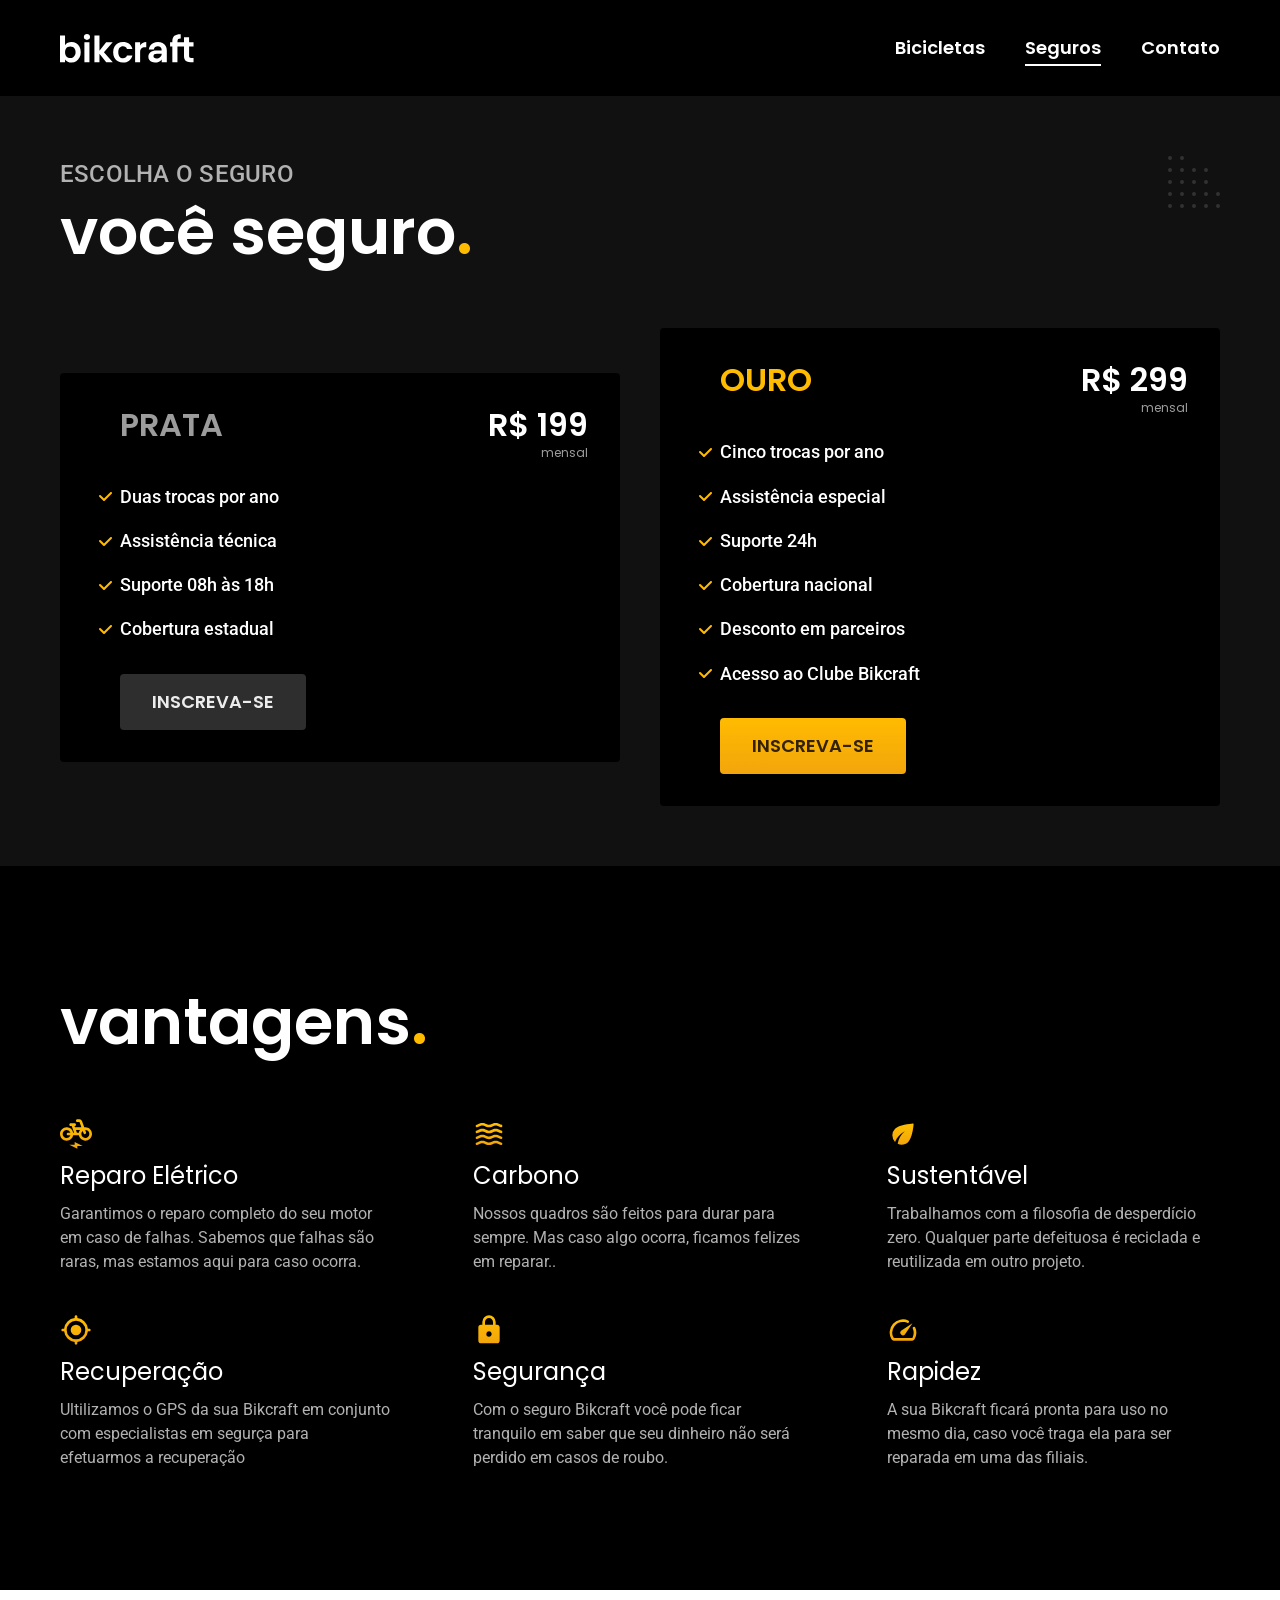
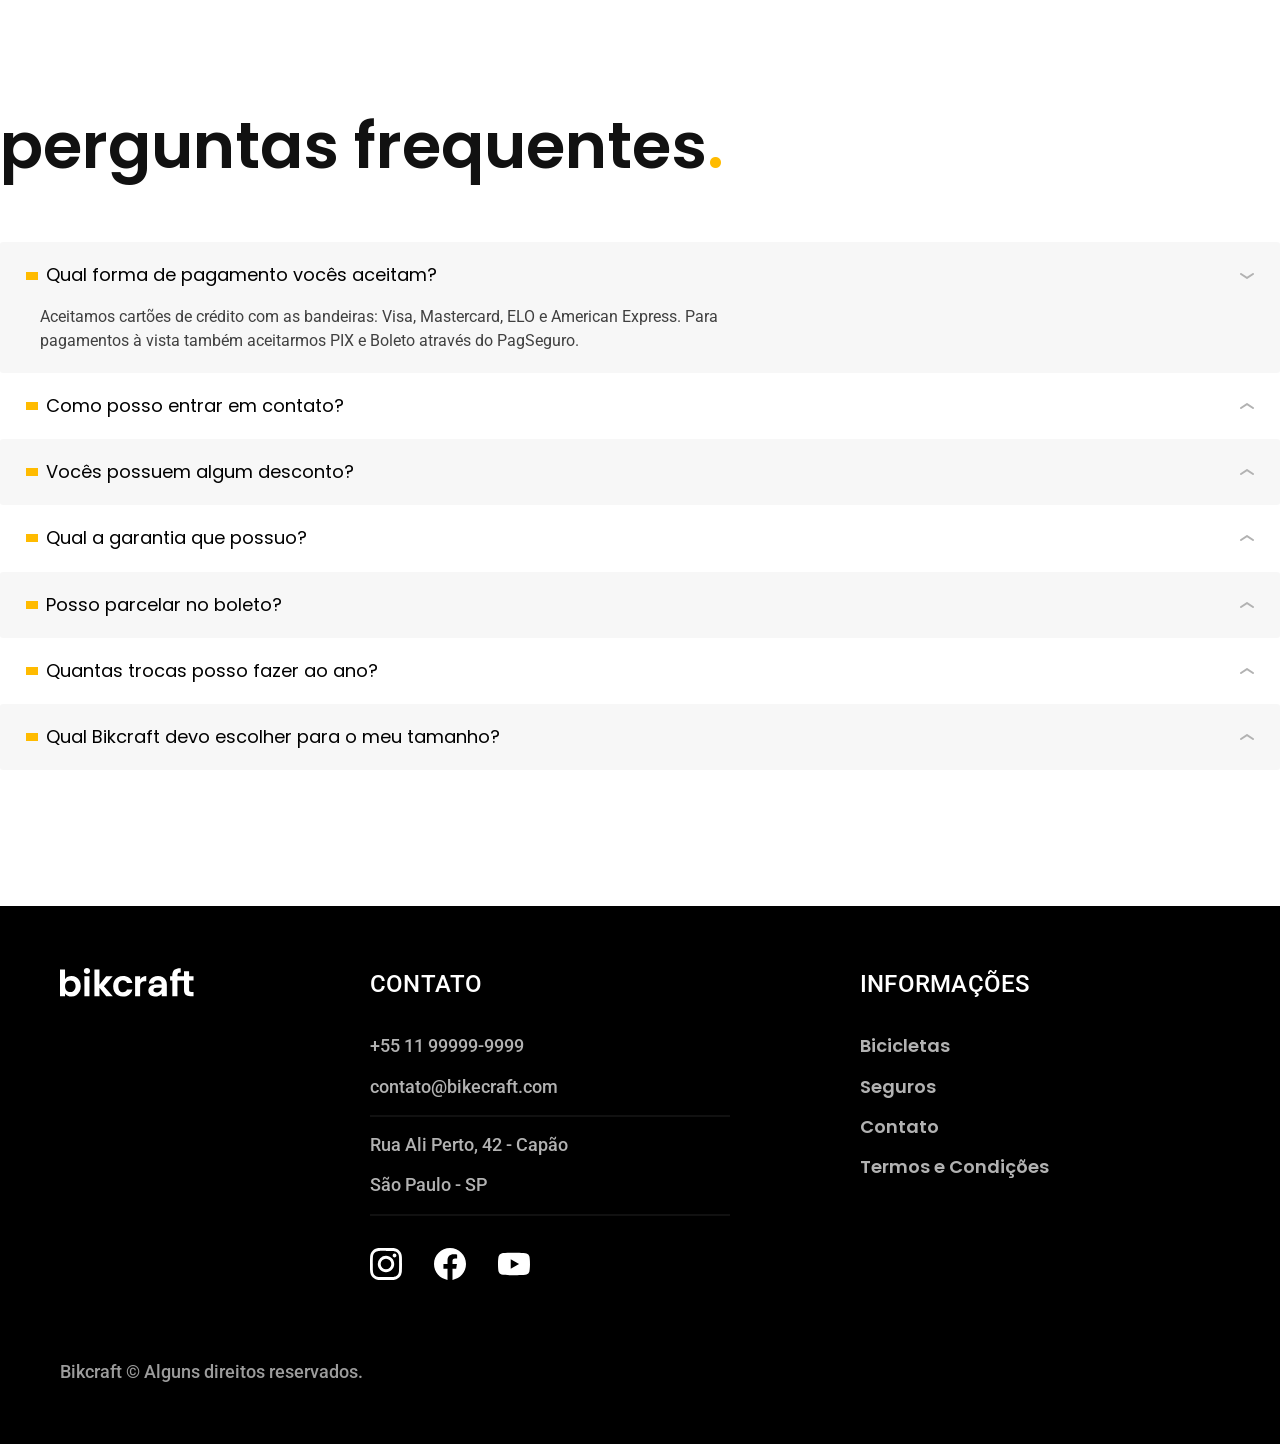
<file: seguros.html>
<!DOCTYPE html>
<html lang="pt-br">

<head>
  <meta name="viewport" content="width=device-width, initial-scale=1.0">
  <meta charset="UTF-8">
  <meta name="description" content="Termos e condições.">
  <title>Seguros | Bikcraft</title>
  <link rel="preload" href="./css/style.min.css" as="style">
  <link rel="icon" href="./favicon.svg" type="image/svg+xml">
  <link rel="stylesheet" href="./css/style.min.css">
  <link rel="preconnect" href="https://fonts.googleapis.com">
  <link rel="preconnect" href="https://fonts.gstatic.com" crossorigin>
  <link href="https://fonts.googleapis.com/css2?family=Merriweather:ital,opsz,wdth,wght@1,18..144,87..112,900&family=Poppins:ital,wght@0,100;0,200;0,300;0,400;0,500;0,600;0,700;0,800;0,900;1,100;1,200;1,300;1,400;1,500;1,600;1,700;1,800;1,900&family=Roboto:ital,wght@0,100..900;1,100..900&display=swap" rel="stylesheet">
  <link rel="icon" href="./favicon.svg" type="icone">
  <script>document.documentElement.classList.add('js');</script>
</head>

<body id="seguros">
  <header class="header-bg">
    <div class="header container">
      <a href="./">
        <img src="./img/bikcraft.svg" alt="Bikcraft">
      </a>
      <nav aria-label="primaria">
        <ul class="header-menu cor-0 font-1-m">
          <li><a href="./bicicletas.html">Bicicletas</a></li>
          <li><a href="./seguros.html">Seguros</a></li>
          <li><a href="./contato.html">Contato</a></li>
        </ul>
      </nav>
    </div>
  </header>

  <main class="seguros-bg">
    <div class="titulo-bg">
      <div class="titulo container">
        <p class="font-2-l-b cor-5" data-anime="200">Escolha o seguro</p>
        <h1 class="cor-0 font-1-xxl" data-anime="400">você seguro<span class="cor-p1">.</span></h1>
      </div>
    </div>
    <div class="seguros container">
      <div class="seguros-item fadeInRight" data-anime="200">
        <h3 class="font-1-xl cor-6">PRATA</h3>
        <span class="font-1-xl cor-0">R$ 199 <span class="font-1-xs cor-6">mensal</span></span>
        <ul class="cor-0 font-2-m">
          <li>Duas trocas por ano</li>
          <li>Assistência técnica</li>
          <li>Suporte 08h às 18h</li>
          <li>Cobertura estadual</li>
        </ul>
        <a class="botao secundario" href="./orcamento.html?tipo=seguro&produto=prata">Inscreva-se</a>
      </div>
      <div class="seguros-item fadeInLeft" data-anime="400">
        <h3 class="font-1-xl cor-p1">OURO</h3>
        <span class="font-1-xl cor-0">R$ 299 <span class="font-1-xs cor-6">mensal</span></span>
        <ul class="cor-0 font-2-m">
          <li>Cinco trocas por ano</li>
          <li>Assistência especial</li>
          <li>Suporte 24h</li>
          <li>Cobertura nacional</li>
          <li>Desconto em parceiros</li>
          <li>Acesso ao Clube Bikcraft</li>
        </ul>
        <a class="botao" href="./orcamento.html?tipo=seguro&produto=ouro">Inscreva-se</a>
      </div>
    </div>
  </main>
  <article class="vantagens-bg">
    <div class="vantagens container">
      <h2 class="font-1-xxl cor-0">vantagens<span class="cor-p1">.</span></h2>
      <ul>
        <li>
          <img src="./img/icones/eletrica.svg" alt="">
          <h3 class="cor-0 font-1-l">Reparo Elétrico</h3>
          <p class="cor-5 font-2-s">Garantimos o reparo completo do seu motor em caso de falhas. Sabemos que falhas são raras, mas estamos aqui para caso ocorra.</p>
        </li>
        <li>
          <img src="./img/icones/carbono.svg" alt="">
          <h3 class="cor-0 font-1-l">Carbono</h3>
          <p class="cor-5 font-2-s">Nossos quadros são feitos para durar para sempre. Mas caso algo ocorra, ficamos felizes em reparar..</p>
        </li>
        <li>
          <img src="./img/icones/sustentavel.svg" alt="">
          <h3 class="cor-0 font-1-l">Sustentável</h3>
          <p class="cor-5 font-2-s">Trabalhamos com a filosofia de desperdício zero. Qualquer parte defeituosa é reciclada e reutilizada em outro projeto.</p>
        </li>
        <li>
          <img src="./img/icones/rastreador.svg" alt="">
          <h3 class="cor-0 font-1-l">Recuperação</h3>
          <p class="cor-5 font-2-s">Ultilizamos o GPS da sua Bikcraft em conjunto com especialistas em segurça para efetuarmos a recuperação</p>
        </li>
        <li>
          <img src="./img/icones/seguro.svg" alt="">
          <h3 class="cor-0 font-1-l">Segurança</h3>
          <p class="cor-5 font-2-s">Com o seguro Bikcraft você pode ficar tranquilo em saber que seu dinheiro não será perdido em casos de roubo.</p>
        </li>
        <li>
          <img src="./img/icones/velocidade.svg" alt="">
          <h3 class="cor-0 font-1-l">Rapidez</h3>
          <p class="cor-5 font-2-s">A sua Bikcraft ficará pronta para uso no mesmo dia, caso você traga ela para ser reparada em uma das filiais.</p>
        </li>
      </ul>
    </div>
  </article>
  <article class="perguntas containerr">
    <h2 class="font-1-xxl">perguntas frequentes<span class="cor-p1">.</span></h2>
    <dl>
      <div>
        <dt><button class="font-1-m-b" aria-controls="pergunta1" aria-expanded="true">Qual forma de pagamento vocês aceitam?</button></dt>
        <dd id="pergunta1" class="cor-9 font-2-s ativa">Aceitamos cartões de crédito com as bandeiras: Visa, Mastercard, ELO e American Express. Para pagamentos à vista também aceitarmos PIX e Boleto através do PagSeguro.</dd>
      </div>
      <div>
        <dt><button class="font-1-m-b" aria-controls="pergunta2" aria-expanded="false">Como posso entrar em contato?</button></dt>
        <dd id="pergunta2" class="cor-9 font-2-s">Aceitamos cartões de crédito com as bandeiras: Visa, Mastercard, ELO e American Express. Para pagamentos à vista também aceitarmos PIX e Boleto através do PagSeguro.</dd>
      </div>
      <div>
        <dt><button class="font-1-m-b" aria-controls="pergunta3" aria-expanded="false">Vocês possuem algum desconto?</button></dt>
        <dd id="pergunta3" class="cor-9 font-2-s">Aceitamos cartões de crédito com as bandeiras: Visa, Mastercard, ELO e American Express. Para pagamentos à vista também aceitarmos PIX e Boleto através do PagSeguro.</dd>
      </div>
      <div>
        <dt><button class="font-1-m-b" aria-controls="pergunta4" aria-expanded="false">Qual a garantia que possuo?</button></dt>
        <dd id="pergunta4" class="cor-9 font-2-s">Aceitamos cartões de crédito com as bandeiras: Visa, Mastercard, ELO e American Express. Para pagamentos à vista também aceitarmos PIX e Boleto através do PagSeguro.</dd>
      </div>
      <div>
        <dt><button class="font-1-m-b" aria-controls="pergunta5" aria-expanded="false">Posso parcelar no boleto?</button></dt>
        <dd id="pergunta5" class="cor-9 font-2-s">Aceitamos cartões de crédito com as bandeiras: Visa, Mastercard, ELO e American Express. Para pagamentos à vista também aceitarmos PIX e Boleto através do PagSeguro.</dd>
      </div>
      <div>
        <dt><button class="font-1-m-b" aria-controls="pergunta6" aria-expanded="false">Quantas trocas posso fazer ao ano?</button></dt>
        <dd id="pergunta6" class="cor-9 font-2-s">Aceitamos cartões de crédito com as bandeiras: Visa, Mastercard, ELO e American Express. Para pagamentos à vista também aceitarmos PIX e Boleto através do PagSeguro.</dd>
      </div>
      <div>
        <dt><button class="font-1-m-b" aria-controls="pergunta7" aria-expanded="false">Qual Bikcraft devo escolher para o meu tamanho?</button></dt>
        <dd id="pergunta7" class="cor-9 font-2-s">Aceitamos cartões de crédito com as bandeiras: Visa, Mastercard, ELO e American Express. Para pagamentos à vista também aceitarmos PIX e Boleto através do PagSeguro.</dd>
      </div>
    </dl>
  </article>
  <footer class="footer-bg">
    <div class="footer container">
      <img src="./img/bikcraft.svg" alt="bikcraft">
      <div class="footer-contato">
        <h3 class="font-2-l-b cor-0">Contato</h3>
        <ul class="font-2-m cor-5">
          <li><a href="tel:+5511999999999">+55 11 99999-9999</a></li>
          <li><a href="mailto:contato@bikecraft.com">contato@bikecraft.com</a></li>
          <li>Rua Ali Perto, 42 - Capão</li>
          <li>São Paulo - SP</li>
        </ul>
        <div class="footer-redes">
          <a href="./"> <img src="./img/redes/instagram.svg" alt="Instagram"></a>
          <a href="./"> <img src="./img/redes/facebook.svg" alt="facebook"></a>
          <a href="./"> <img src="./img/redes/youtube.svg" alt="YouTube"></a>
        </div>
      </div>
      <div class="footer-informacoes">
        <h3 class="font-2-l-b cor-0">Informações</h3>
        <nav>
          <ul class="font-1-m cor-5">
            <li><a href="./bicicletas.html">Bicicletas</a></li>
            <li><a href="./seguros.html">Seguros</a></li>
            <li><a href="./contato.html">Contato</a></li>
            <li><a href="./termos.html">Termos e Condições</a></li>
          </ul>
        </nav>
      </div>
      <p class="footer-copy font-2-m cor-6">Bikcraft © Alguns direitos reservados.</p>
    </div>
  </footer>
  <script src="./plugins/simple-anime.js"></script>
  <script src="./js/script.js"></script>
</body>

</html>
</file>
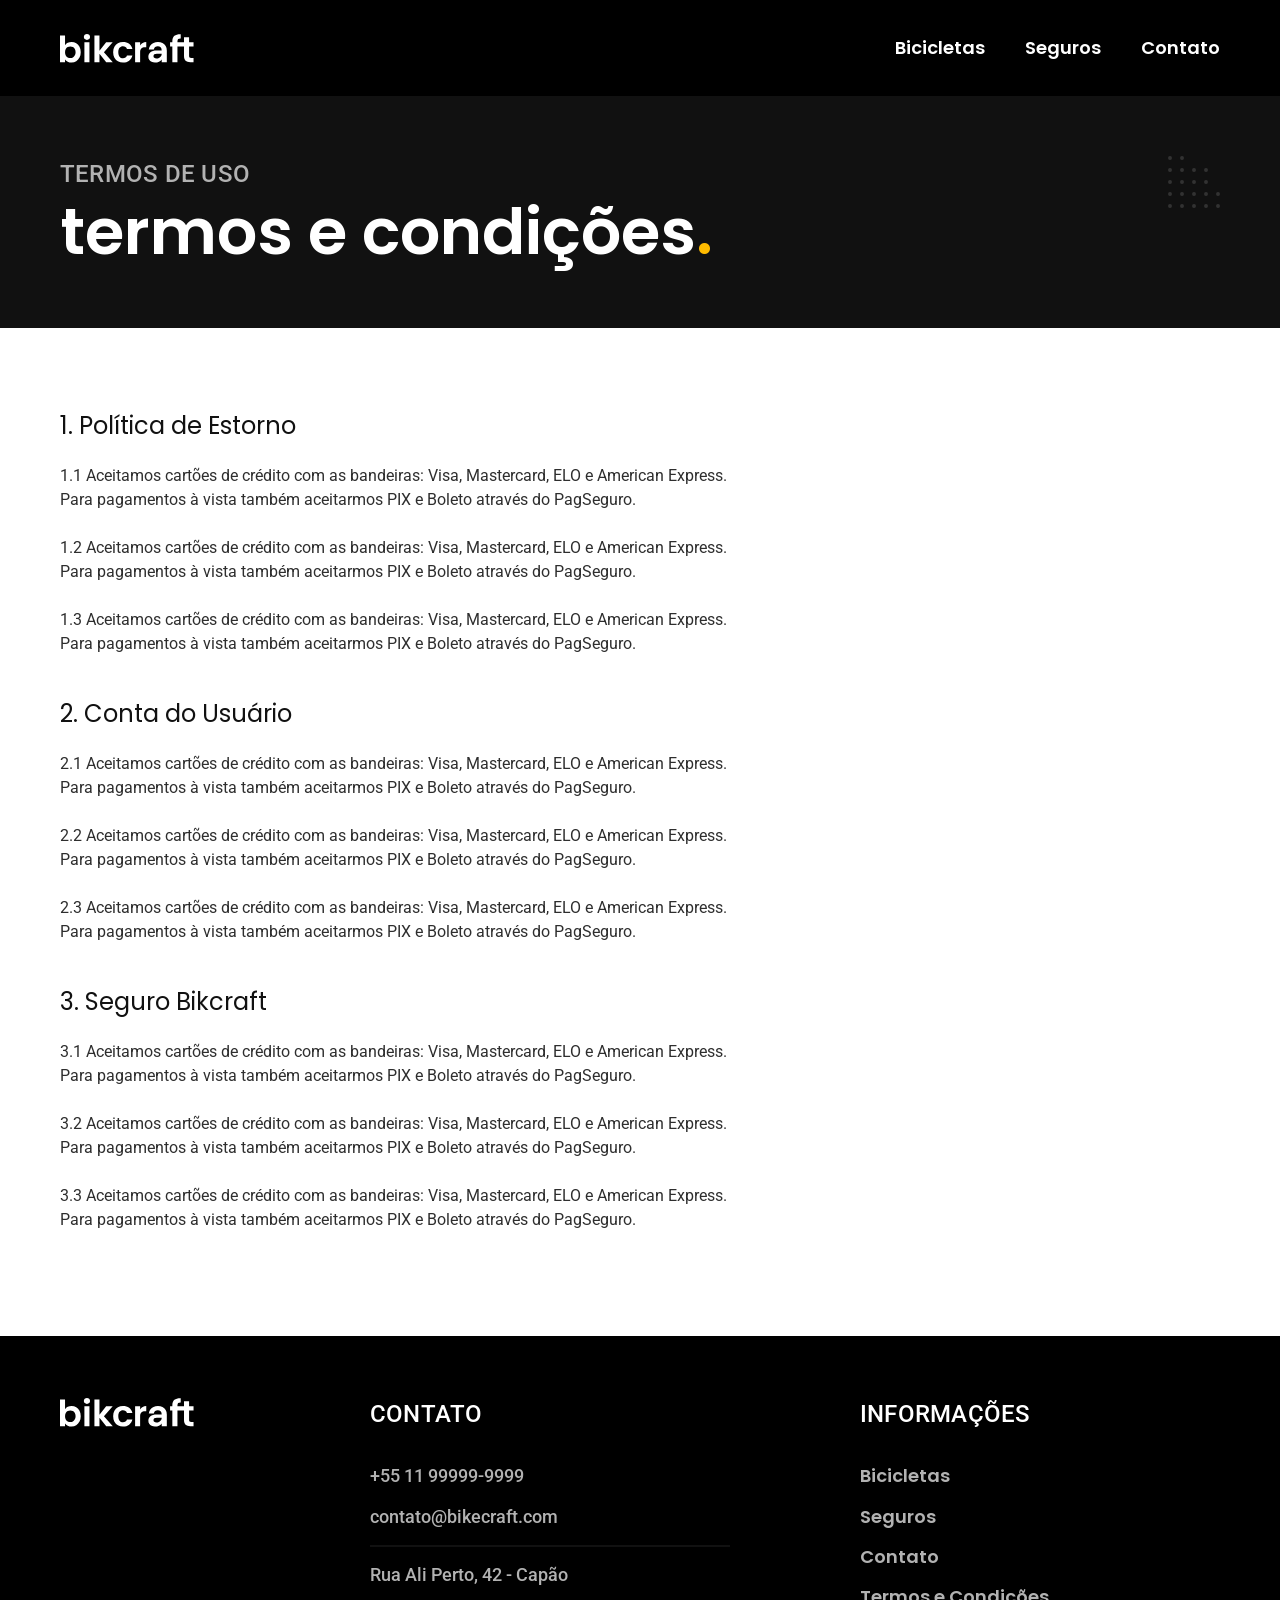
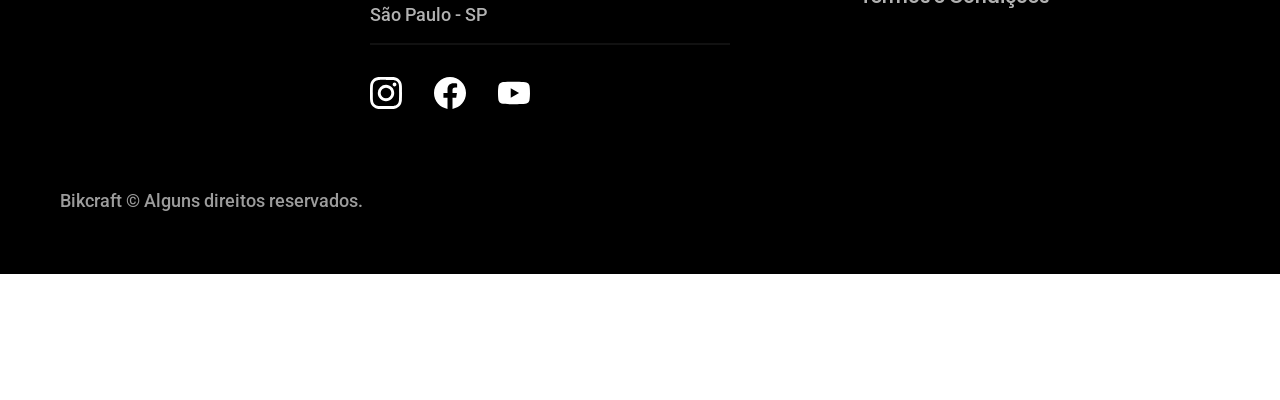
<file: termos.html>
<!DOCTYPE html>
<html lang="pt-br">

<head>
  <meta name="viewport" content="width=device-width, initial-scale=1.0">
  <meta charset="UTF-8">
  <meta name="description" content="Termos e condições.">
  <title>Termos e Condições | Bikcraft</title>
  <link rel="preload" href="./css/style.min.css" as="style">
  <link rel="icon" href="./favicon.svg" type="image/svg+xml">
  <link rel="stylesheet" href="./css/style.min.css">
  <link rel="preconnect" href="https://fonts.googleapis.com">
  <link rel="preconnect" href="https://fonts.gstatic.com" crossorigin>
  <link href="https://fonts.googleapis.com/css2?family=Merriweather:ital,opsz,wdth,wght@1,18..144,87..112,900&family=Poppins:ital,wght@0,100;0,200;0,300;0,400;0,500;0,600;0,700;0,800;0,900;1,100;1,200;1,300;1,400;1,500;1,600;1,700;1,800;1,900&family=Roboto:ital,wght@0,100..900;1,100..900&display=swap" rel="stylesheet">
  <link rel="icon" href="./favicon.svg" type="icone">
  <script>document.documentElement.classList.add('js');</script>
</head>

<body id="termos">
  <header class="header-bg">
    <div class="header container">
      <a href="./">
        <img src="./img/bikcraft.svg" alt="Bikcraft">
      </a>
      <nav aria-label="primaria">
        <ul class="header-menu cor-0 font-1-m">
          <li><a href="./bicicletas.html">Bicicletas</a></li>
          <li><a href="./seguros.html">Seguros</a></li>
          <li><a href="./contato.html">Contato</a></li>
        </ul>
      </nav>
    </div>
  </header>

  <main>
    <div class="titulo-bg">
      <div class="titulo container">
        <p class="font-2-l-b cor-5">Termos de uso</p>
        <h1 class="cor-0 font-1-xxl">termos e condições<span class="cor-p1">.</span></h1>
      </div>

    </div>
    <div class="termos cor-10 font-2-s container">
      <h2 class="cor-11 font-1-l">1. Política de Estorno</h2>
      <p>1.1 Aceitamos cartões de crédito com as bandeiras: Visa, Mastercard, ELO e American Express. Para pagamentos à vista também aceitarmos PIX e Boleto através do PagSeguro.</p>
      <p>1.2 Aceitamos cartões de crédito com as bandeiras: Visa, Mastercard, ELO e American Express. Para pagamentos à vista também aceitarmos PIX e Boleto através do PagSeguro.</p>
      <p>1.3 Aceitamos cartões de crédito com as bandeiras: Visa, Mastercard, ELO e American Express. Para pagamentos à vista também aceitarmos PIX e Boleto através do PagSeguro.</p>
      <h2 class="cor-11 font-1-l">2. Conta do Usuário</h2>
      <p>2.1 Aceitamos cartões de crédito com as bandeiras: Visa, Mastercard, ELO e American Express. Para pagamentos à vista também aceitarmos PIX e Boleto através do PagSeguro.</p>
      <p>2.2 Aceitamos cartões de crédito com as bandeiras: Visa, Mastercard, ELO e American Express. Para pagamentos à vista também aceitarmos PIX e Boleto através do PagSeguro.</p>
      <p>2.3 Aceitamos cartões de crédito com as bandeiras: Visa, Mastercard, ELO e American Express. Para pagamentos à vista também aceitarmos PIX e Boleto através do PagSeguro.</p>
      <h2 class="cor-11 font-1-l">3. Seguro Bikcraft</h2>
      <p>3.1 Aceitamos cartões de crédito com as bandeiras: Visa, Mastercard, ELO e American Express. Para pagamentos à vista também aceitarmos PIX e Boleto através do PagSeguro.</p>
      <p>3.2 Aceitamos cartões de crédito com as bandeiras: Visa, Mastercard, ELO e American Express. Para pagamentos à vista também aceitarmos PIX e Boleto através do PagSeguro.</p>
      <p>3.3 Aceitamos cartões de crédito com as bandeiras: Visa, Mastercard, ELO e American Express. Para pagamentos à vista também aceitarmos PIX e Boleto através do PagSeguro.</p>
    </div>
  </main>

  <footer class="footer-bg">
    <div class="footer container">
      <img src="./img/bikcraft.svg" alt="bikcraft">
      <div class="footer-contato">
        <h3 class="font-2-l-b cor-0">Contato</h3>
        <ul class="font-2-m cor-5">
          <li><a href="tel:+5511999999999">+55 11 99999-9999</a></li>
          <li><a href="mailto:contato@bikecraft.com">contato@bikecraft.com</a></li>
          <li>Rua Ali Perto, 42 - Capão</li>
          <li>São Paulo - SP</li>
        </ul>
        <div class="footer-redes">
          <a href="./"> <img src="./img/redes/instagram.svg" alt="Instagram"></a>
          <a href="./"> <img src="./img/redes/facebook.svg" alt="facebook"></a>
          <a href="./"> <img src="./img/redes/youtube.svg" alt="YouTube"></a>
        </div>
      </div>
      <div class="footer-informacoes">
        <h3 class="font-2-l-b cor-0">Informações</h3>
        <nav>
          <ul class="font-1-m cor-5">
            <li><a href="./bicicletas.html">Bicicletas</a></li>
            <li><a href="./seguros.html">Seguros</a></li>
            <li><a href="./contato.html">Contato</a></li>
            <li><a href="./termos.html">Termos e Condições</a></li>
          </ul>
        </nav>
      </div>
      <p class="footer-copy font-2-m cor-6">Bikcraft © Alguns direitos reservados.</p>
    </div>
  </footer>
  <script src="./js/script.js"></script>
</body>

</html>
</file>
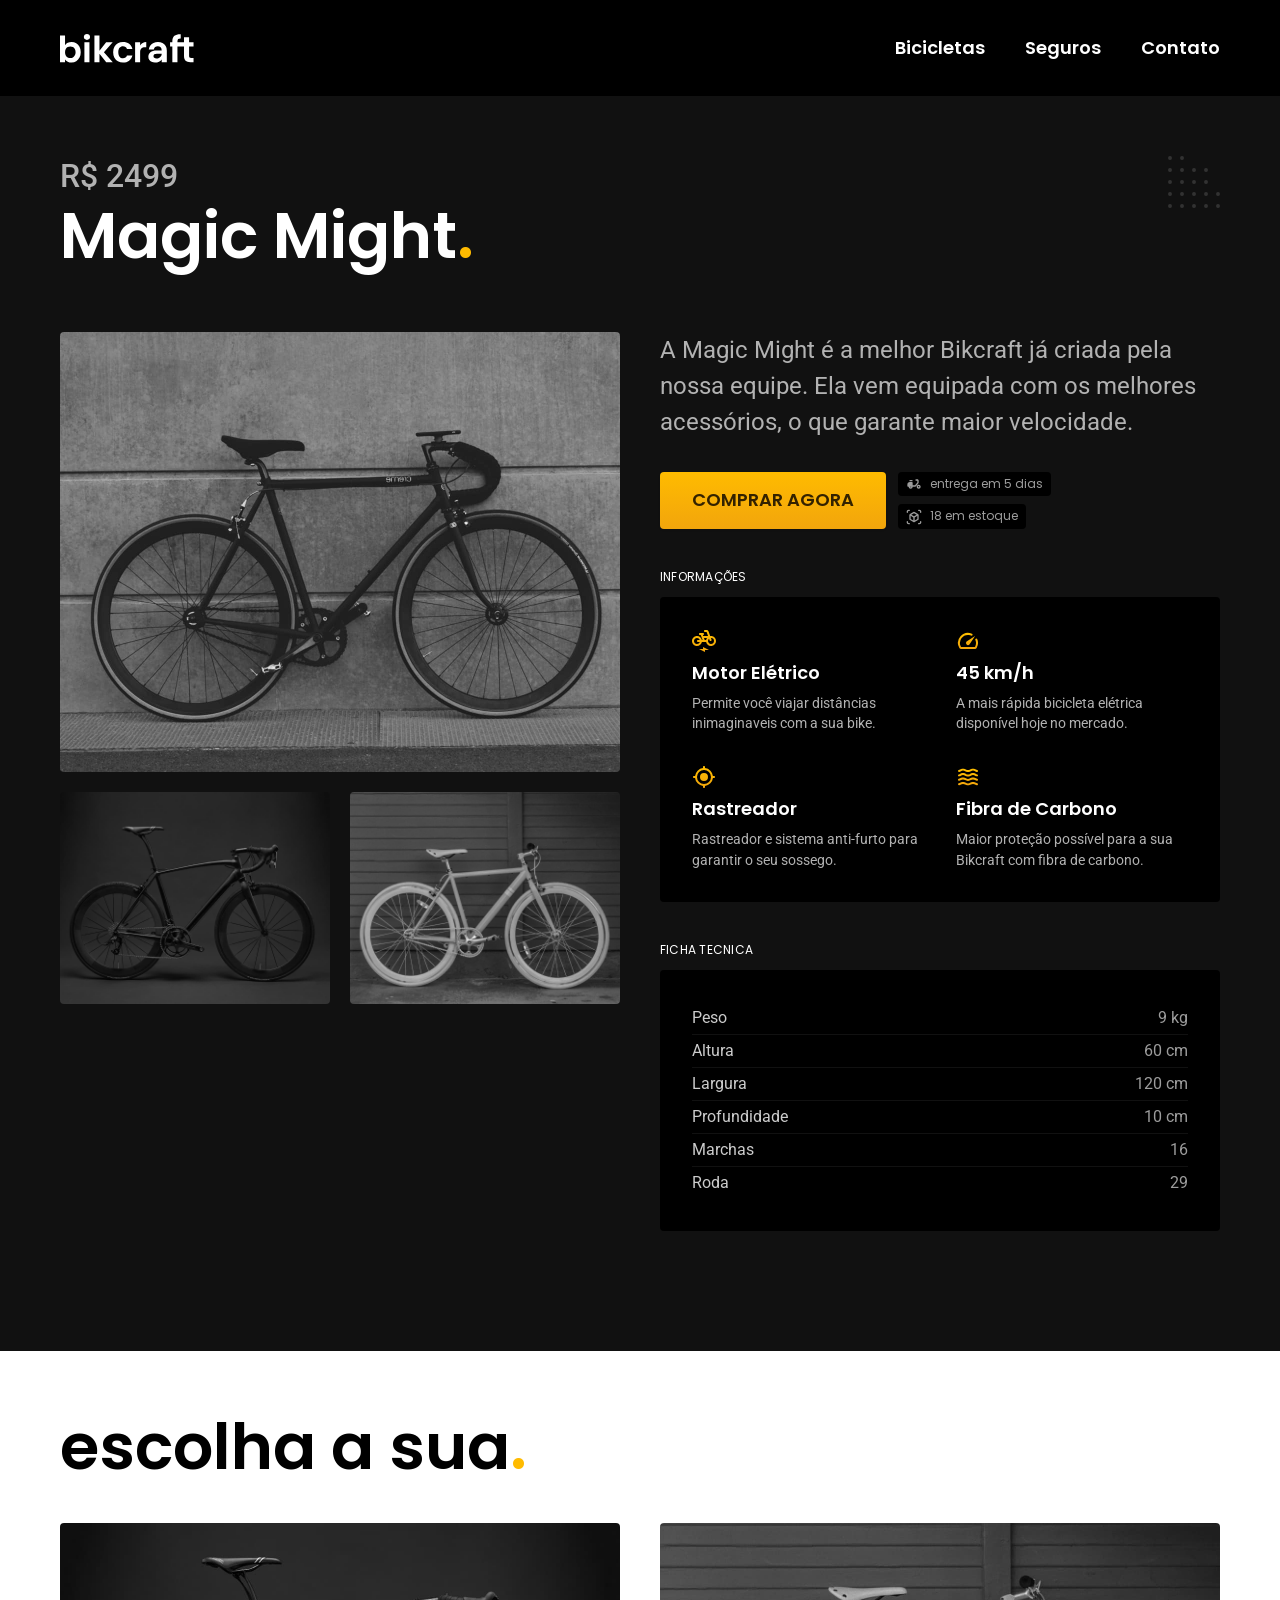
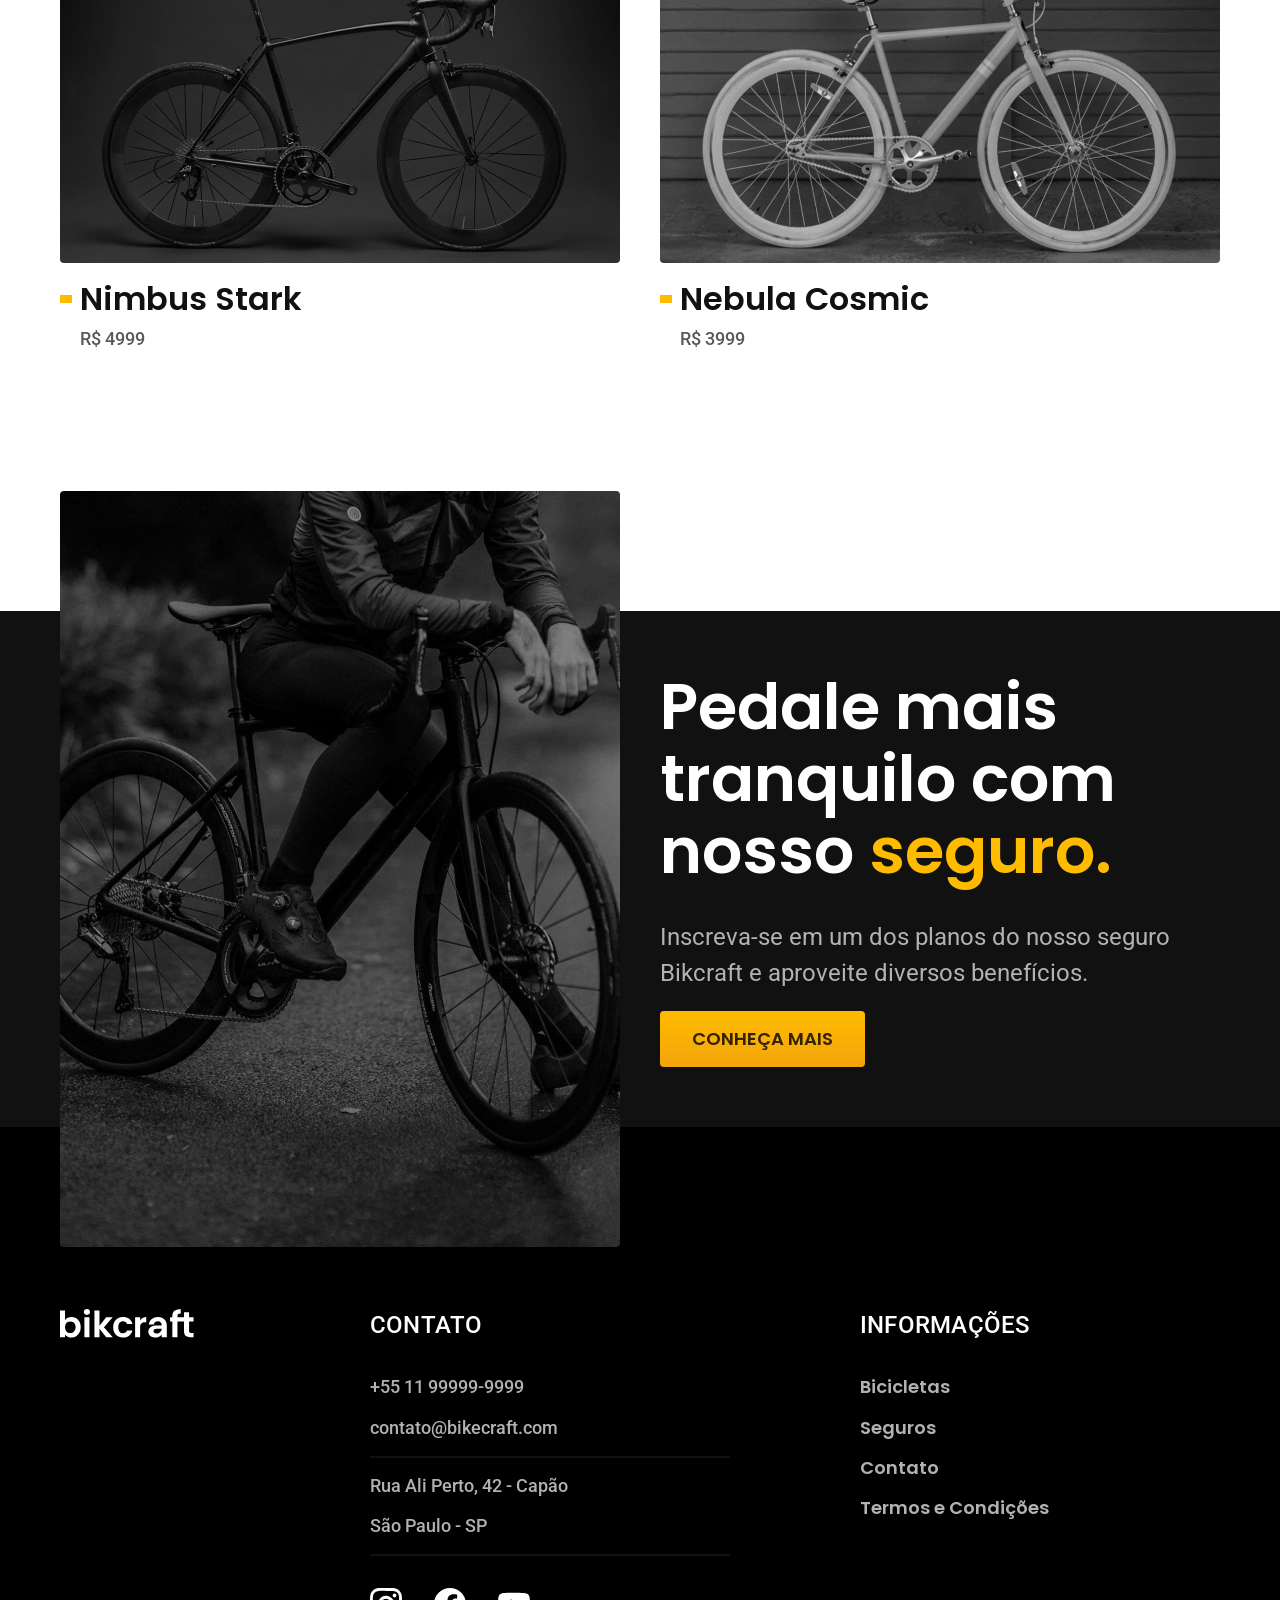
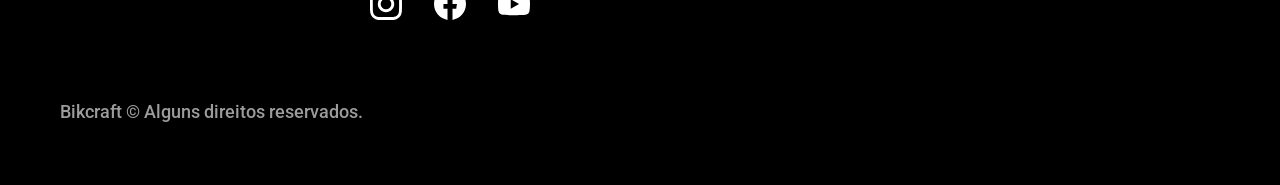
<file: bicicletas/magic.html>
<!DOCTYPE html>
<html lang="pt-br">

<head>
  <meta name="viewport" content="width=device-width, initial-scale=1.0">
  <meta charset="UTF-8">
  <meta name="description" content="Magic.">
  <title>Magic | Bikcraft</title>
  <link rel="icon" href="../favicon.svg" type="image/svg+xml">
  <link rel="icon" href="../favicon.svg" type="image/svg+xml">
  <link rel="stylesheet" href="../css/style.min.css">
  <link rel="preconnect" href="https://fonts.googleapis.com">
  <link rel="preconnect" href="https://fonts.gstatic.com" crossorigin>
  <link href="https://fonts.googleapis.com/css2?family=Merriweather:ital,opsz,wdth,wght@1,18..144,87..112,900&family=Poppins:ital,wght@0,100;0,200;0,300;0,400;0,500;0,600;0,700;0,800;0,900;1,100;1,200;1,300;1,400;1,500;1,600;1,700;1,800;1,900&family=Roboto:ital,wght@0,100..900;1,100..900&display=swap" rel="stylesheet">
  <script>document.documentElement.classList.add('js');</script>
</head>

<body id="bicicleta">
  <header class="header-bg">
    <div class="header container">
      <a href="../">
        <img src="../img/bikcraft.svg" alt="Bikcraft">
      </a>
      <nav aria-label="primaria">
        <ul class="header-menu cor-0 font-1-m">
          <li><a href="../bicicletas.html">Bicicletas</a></li>
          <li><a href="../seguros.html">Seguros</a></li>
          <li><a href="../contato.html">Contato</a></li>
        </ul>
      </nav>
    </div>
  </header>

  <main class="titulo-bg">
    <div>
      <div class="titulo container fadeInDown" data-anime="200">
        <p class="font-2-xl cor-5">R$ 2499</p>
        <h1 class="cor-0 font-1-xxl">Magic Might<span class="cor-p1">.</span></h1>
      </div>
      <div class="bicicleta container fadeInDown" data-anime="400">
        <div class="bicicleta-imagens">
          <img src="../img/bicicleta/nimbus2.jpg" alt="Bicicleta 1">
          <img src="../img/bicicleta/nimbus1.jpg" alt="Bicicleta 2">
          <img src="../img/bicicleta/nimbus3.jpg" alt="Bicicleta 3">
        </div>
        <div class="bicicleta-conteudo fadeInDown" data-anime="600">
          <p class="font-2-l cor-5">A Magic Might é a melhor Bikcraft já criada pela nossa equipe. Ela vem equipada com os melhores acessórios, o que garante maior velocidade.</p>
          <div class="bicicleta-comprar">
            <a class="botao" href="../orcamento.html?tipo=bikcraft&produto=magic">Comprar Agora</a>
            <span class="cor-6 font-1-xs"><img src="../img/icones/entrega.svg" alt=""> entrega em 5 dias</span>
            <span class="cor-6 font-1-xs"><img src="../img/icones/estoque.svg" alt=""> 18 em estoque</span>
          </div>
          <h2 class="cor-0 font-1-xs">Informações</h2>
          <ul class="bicicleta-informacoes">
            <li>
              <img src="../img/icones/eletrica.svg" alt="">
              <h3 class="cor-0 font-1-m">Motor Elétrico</h3>
              <p class="cor-5 font-2-xs">Permite você viajar distâncias inimaginaveis com a sua bike.</p>
            </li>
            <li>
              <img src="../img/icones/velocidade.svg" alt="">
              <h3 class="cor-0 font-1-m">45 km/h</h3>
              <p class="cor-5 font-2-xs">A mais rápida bicicleta elétrica disponível hoje no mercado.</p>
            </li>
            <li>
              <img src="../img/icones/rastreador.svg" alt="">
              <h3 class="cor-0 font-1-m">Rastreador</h3>
              <p class="cor-5 font-2-xs">Rastreador e sistema anti-furto para garantir o seu sossego.</p>
            </li>
            <li>
              <img src="../img/icones/carbono.svg" alt="">
              <h3 class="cor-0 font-1-m">Fibra de Carbono</h3>
              <p class="cor-5 font-2-xs">Maior proteção possível para a sua Bikcraft com fibra de carbono.</p>
            </li>
          </ul>
          <h2 class="cor-0 font-1-xs">Ficha tecnica</h2>
          <ul class="bicicleta-ficha font-2-s">
            <li class="cor-4">Peso<span class="cor-6">9 kg</span>
            </li>
            <li class="cor-4">Altura<span class="cor-6">60 cm</span>
            </li>
            <li class="cor-4">Largura<span class="cor-6">120 cm</span>
            </li>
            <li class="cor-4">Profundidade<span class="cor-6">10 cm</span>
            </li>
            <li class="cor-4">Marchas<span class="cor-6">16</span>
            </li>
            <li class="cor-4">Roda<span class="cor-6">29</span>
            </li>
          </ul>
        </div>
      </div>

  </main>

  <article class="container bicicletas-lista">
    <h2 class="cor-12 font-1-xxl">escolha a sua<span class="cor-p1">.</span></h2>
    <ul>
      <li>
        <a href="./nimbus.html">
          <img src="../img/bicicletas/nimbus.jpg" alt="Bicicleta Preta">
          <h3 class="font-1-xl ">Nimbus Stark</h3>
          <span class="font-2-m cor-8">R$ 4999</span>
        </a>
      </li>
      <li>
        <a href="./nebula.html">
          <img src="../img/bicicletas/nebula.jpg" alt="Bicicleta Preta">
          <h3 class="font-1-xl ">Nebula Cosmic</h3>
          <span class="font-2-m cor-8">R$ 3999</span>
        </a>
      </li>
    </ul>
  </article>
  <article class="seguro-bg">
    <div class="seguro container">
      <div class="seguro-imagem">
        <img src="../img/fotos/seguros.jpg" alt="Pessoa parada encima de uma bicicleta">
      </div>
      <div class="seguro-conteudo">
        <h2 class="font-1-xxl cor-0">Pedale mais tranquilo com nosso <span class="cor-p1">seguro.</span></h2>
        <p class="font-2-l cor-5">Inscreva-se em um dos planos do nosso seguro Bikcraft e aproveite diversos benefícios.</p>
        <a class="botao" href="../seguros.html">Conheça Mais</a>
      </div>
    </div>
  </article>
  <footer class="footer-bg">
    <div class="footer container">
      <img src="../img/bikcraft.svg" alt="bikcraft">
      <div class="footer-contato">
        <h3 class="font-2-l-b cor-0">Contato</h3>
        <ul class="font-2-m cor-5">
          <li><a href="tel:+5511999999999">+55 11 99999-9999</a></li>
          <li><a href="mailto:contato@bikecraft.com">contato@bikecraft.com</a></li>
          <li>Rua Ali Perto, 42 - Capão</li>
          <li>São Paulo - SP</li>
        </ul>
        <div class="footer-redes">
          <a href="../"> <img src="../img/redes/instagram.svg" alt="Instagram"></a>
          <a href="../"> <img src="../img/redes/facebook.svg" alt="facebook"></a>
          <a href="../"> <img src="../img/redes/youtube.svg" alt="YouTube"></a>
        </div>
      </div>
      <div class="footer-informacoes">
        <h3 class="font-2-l-b cor-0">Informações</h3>
        <nav>
          <ul class="font-1-m cor-5">
            <li><a href="../bicicletas.html">Bicicletas</a></li>
            <li><a href="../seguros.html">Seguros</a></li>
            <li><a href="../contato.html">Contato</a></li>
            <li><a href="../termos.html">Termos e Condições</a></li>
          </ul>
        </nav>
      </div>
      <p class="footer-copy font-2-m cor-6">Bikcraft © Alguns direitos reservados.</p>
    </div>
  </footer>
  <script src="../plugins/simple-anime.js"></script>
  <script src="../js/script.js"></script>
</body>

</html>
</file>
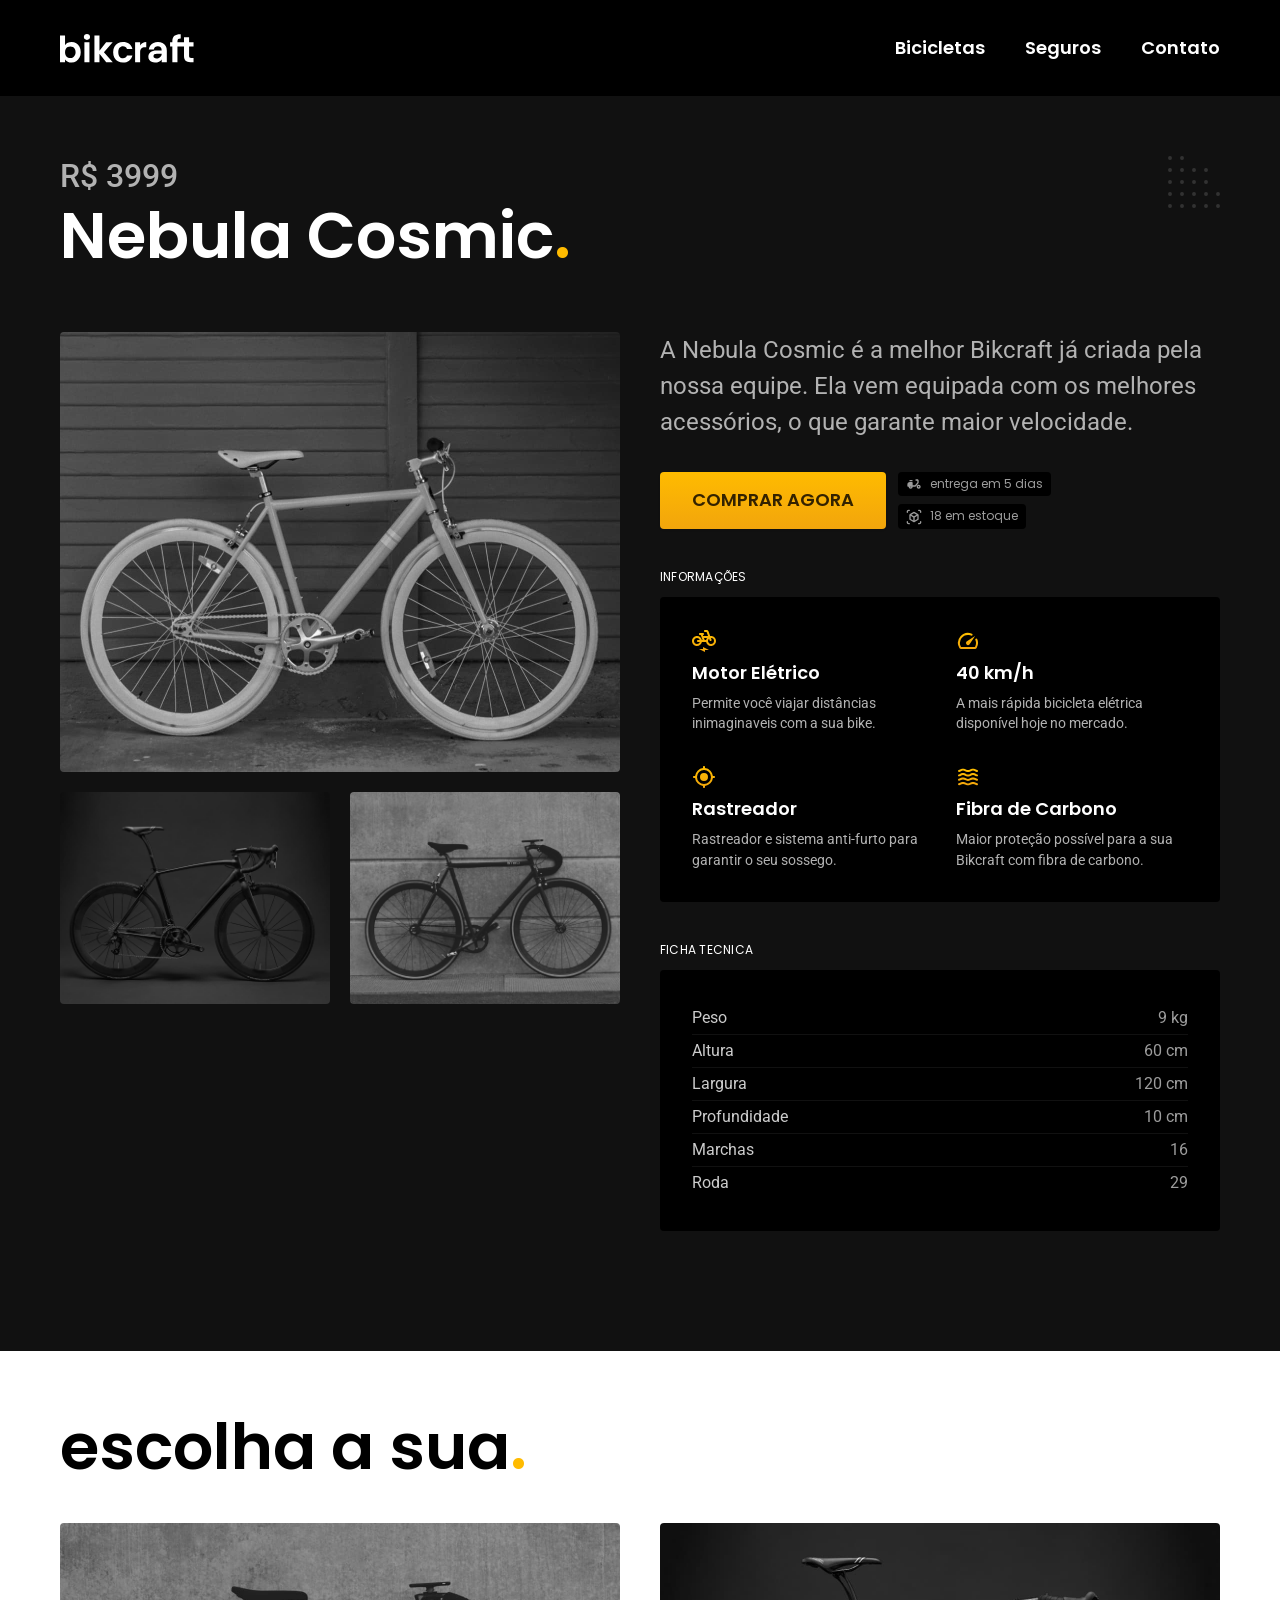
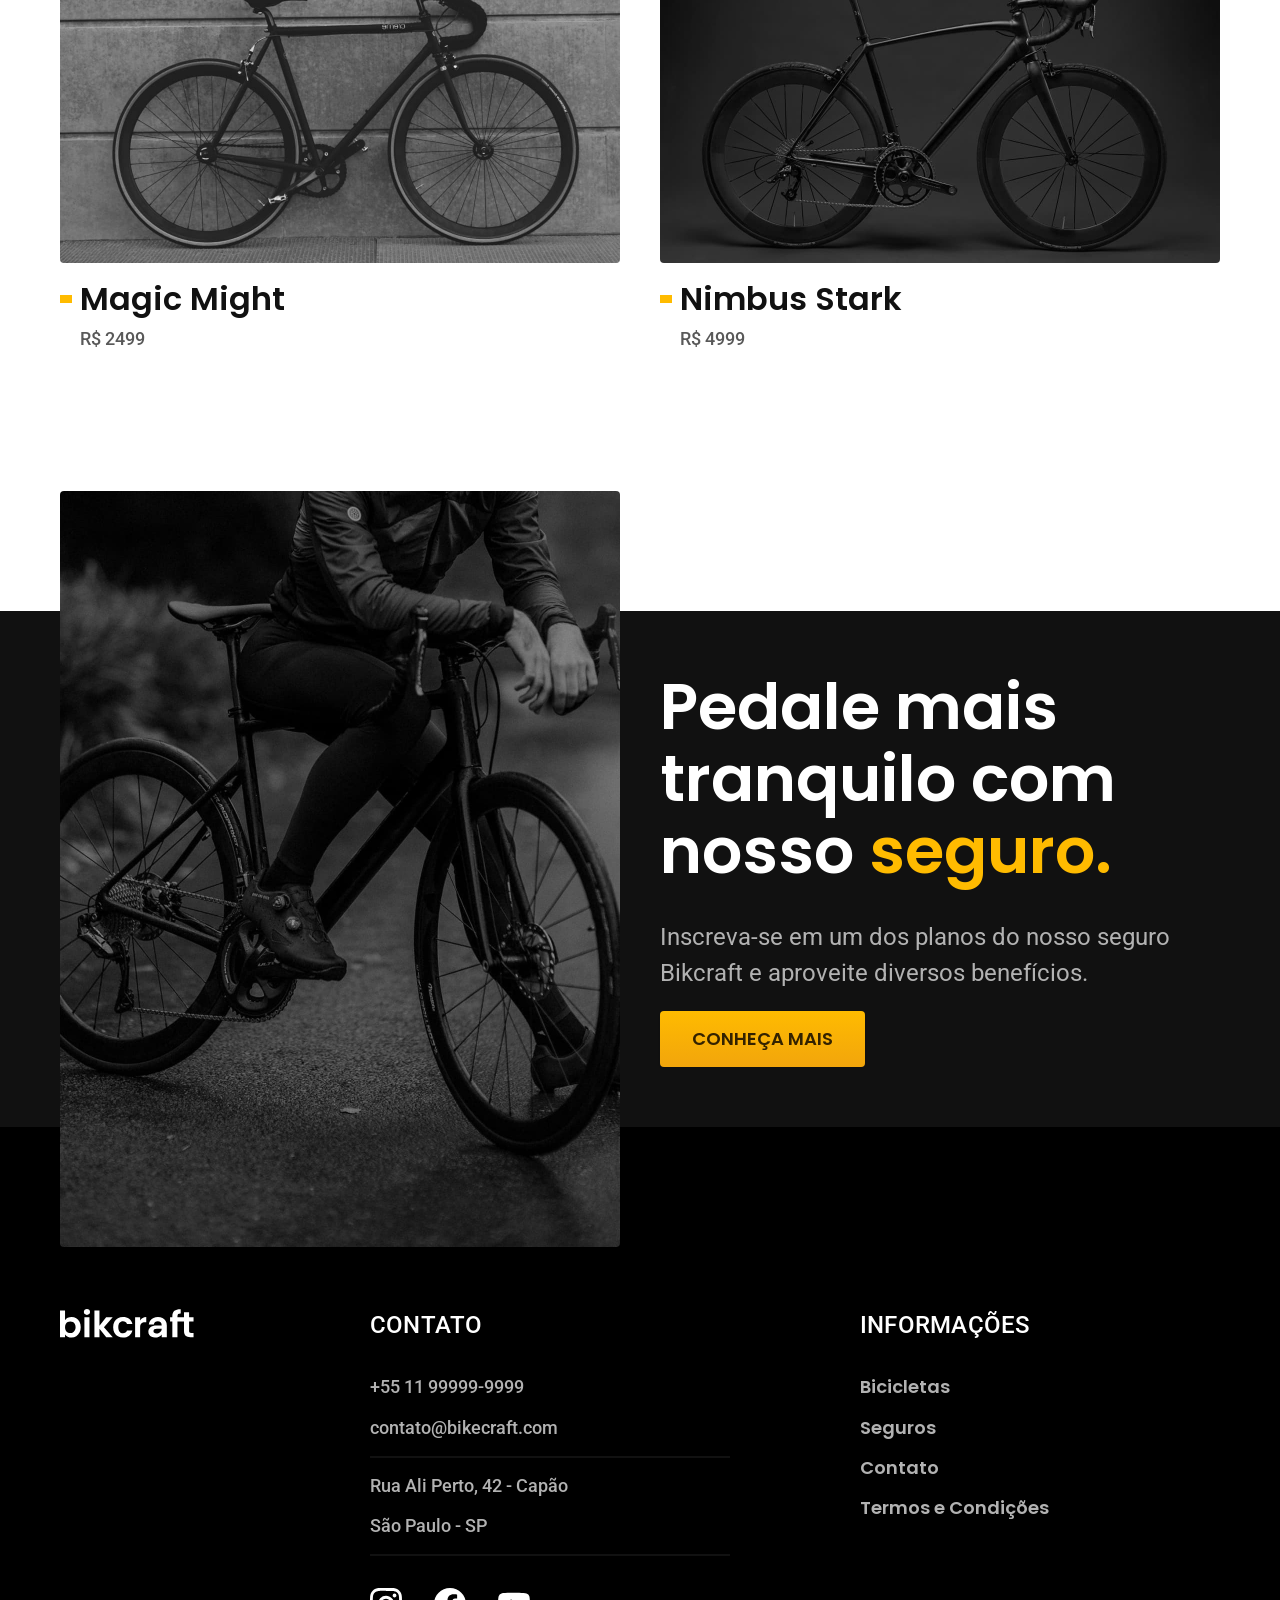
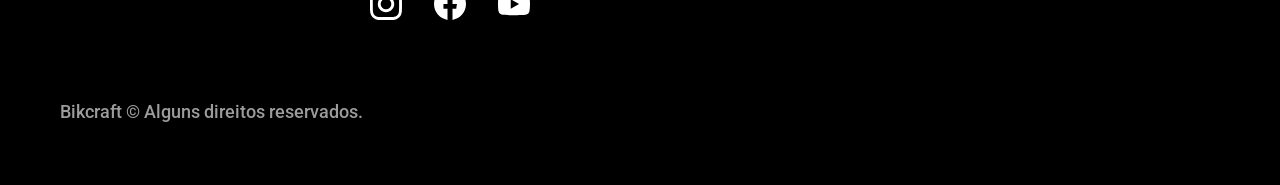
<file: bicicletas/nebula.html>
<!DOCTYPE html>
<html lang="pt-br">

<head>
  <meta name="viewport" content="width=device-width, initial-scale=1.0">
  <meta charset="UTF-8">
  <meta name="description" content="Nebula.">
  <title>Nebula | Bikcraft</title>
  <link rel="icon" href="../favicon.svg" type="image/svg+xml">
  <link rel="stylesheet" href="../css/style.min.css">
  <link rel="preconnect" href="https://fonts.googleapis.com">
  <link rel="preconnect" href="https://fonts.gstatic.com" crossorigin>
  <link href="https://fonts.googleapis.com/css2?family=Merriweather:ital,opsz,wdth,wght@1,18..144,87..112,900&family=Poppins:ital,wght@0,100;0,200;0,300;0,400;0,500;0,600;0,700;0,800;0,900;1,100;1,200;1,300;1,400;1,500;1,600;1,700;1,800;1,900&family=Roboto:ital,wght@0,100..900;1,100..900&display=swap" rel="stylesheet">
  <script>document.documentElement.classList.add('js');</script>
</head>

<body id="bicicleta">
  <header class="header-bg">
    <div class="header container">
      <a href="../">
        <img src="../img/bikcraft.svg" alt="Bikcraft">
      </a>
      <nav aria-label="primaria">
        <ul class="header-menu cor-0 font-1-m">
          <li><a href="../bicicletas.html">Bicicletas</a></li>
          <li><a href="../seguros.html">Seguros</a></li>
          <li><a href="../contato.html">Contato</a></li>
        </ul>
      </nav>
    </div>
  </header>

  <main class="titulo-bg">
    <div>
      <div class="titulo container fadeInDown" data-anime="200">
        <p class="font-2-xl cor-5">R$ 3999</p>
        <h1 class="cor-0 font-1-xxl">Nebula Cosmic<span class="cor-p1">.</span></h1>
      </div>
      <div class="bicicleta container fadeInDown" data-anime="400">
        <div class="bicicleta-imagens">
          <img src="../img/bicicleta/nimbus3.jpg" alt="Bicicleta 1">
          <img src="../img/bicicleta/nimbus1.jpg" alt="Bicicleta 2">
          <img src="../img/bicicleta/nimbus2.jpg" alt="Bicicleta 3">
        </div>
        <div class="bicicleta-conteudo fadeInDown" data-anime="600">
          <p class="font-2-l cor-5">A Nebula Cosmic é a melhor Bikcraft já criada pela nossa equipe. Ela vem equipada com os melhores acessórios, o que garante maior velocidade.</p>
          <div class="bicicleta-comprar">
            <a class="botao" href="../orcamento.html?tipo=bikcraft&produto=nebula">Comprar Agora</a>
            <span class="cor-6 font-1-xs"><img src="../img/icones/entrega.svg" alt=""> entrega em 5 dias</span>
            <span class="cor-6 font-1-xs"><img src="../img/icones/estoque.svg" alt=""> 18 em estoque</span>
          </div>
          <h2 class="cor-0 font-1-xs">Informações</h2>
          <ul class="bicicleta-informacoes">
            <li>
              <img src="../img/icones/eletrica.svg" alt="">
              <h3 class="cor-0 font-1-m">Motor Elétrico</h3>
              <p class="cor-5 font-2-xs">Permite você viajar distâncias inimaginaveis com a sua bike.</p>
            </li>
            <li>
              <img src="../img/icones/velocidade.svg" alt="">
              <h3 class="cor-0 font-1-m">40 km/h</h3>
              <p class="cor-5 font-2-xs">A mais rápida bicicleta elétrica disponível hoje no mercado.</p>
            </li>
            <li>
              <img src="../img/icones/rastreador.svg" alt="">
              <h3 class="cor-0 font-1-m">Rastreador</h3>
              <p class="cor-5 font-2-xs">Rastreador e sistema anti-furto para garantir o seu sossego.</p>
            </li>
            <li>
              <img src="../img/icones/carbono.svg" alt="">
              <h3 class="cor-0 font-1-m">Fibra de Carbono</h3>
              <p class="cor-5 font-2-xs">Maior proteção possível para a sua Bikcraft com fibra de carbono.</p>
            </li>
          </ul>
          <h2 class="cor-0 font-1-xs">Ficha tecnica</h2>
          <ul class="bicicleta-ficha font-2-s">
            <li class="cor-4">Peso<span class="cor-6">9 kg</span>
            </li>
            <li class="cor-4">Altura<span class="cor-6">60 cm</span>
            </li>
            <li class="cor-4">Largura<span class="cor-6">120 cm</span>
            </li>
            <li class="cor-4">Profundidade<span class="cor-6">10 cm</span>
            </li>
            <li class="cor-4">Marchas<span class="cor-6">16</span>
            </li>
            <li class="cor-4">Roda<span class="cor-6">29</span>
            </li>
          </ul>
        </div>
      </div>

  </main>

  <article class="container bicicletas-lista">
    <h2 class="cor-12 font-1-xxl">escolha a sua<span class="cor-p1">.</span></h2>
    <ul>
      <li>
        <a href="./magic.html">
          <img src="../img/bicicletas/magic.jpg" alt="Bicicleta Preta">
          <h3 class="font-1-xl ">Magic Might</h3>
          <span class="font-2-m cor-8">R$ 2499</span>
        </a>
      </li>
      <li>
        <a href="./nimbus.html">
          <img src="../img/bicicletas/nimbus.jpg" alt="Bicicleta Preta">
          <h3 class="font-1-xl ">Nimbus Stark</h3>
          <span class="font-2-m cor-8">R$ 4999</span>
        </a>
      </li>
    </ul>
  </article>
  <article class="seguro-bg">
    <div class="seguro container">
      <div class="seguro-imagem">
        <img src="../img/fotos/seguros.jpg" alt="Pessoa parada encima de uma bicicleta">
      </div>
      <div class="seguro-conteudo">
        <h2 class="font-1-xxl cor-0">Pedale mais tranquilo com nosso <span class="cor-p1">seguro.</span></h2>
        <p class="font-2-l cor-5">Inscreva-se em um dos planos do nosso seguro Bikcraft e aproveite diversos benefícios.</p>
        <a class="botao" href="../seguros.html">Conheça Mais</a>
      </div>
    </div>
  </article>
  <footer class="footer-bg">
    <div class="footer container">
      <img src="../img/bikcraft.svg" alt="bikcraft">
      <div class="footer-contato">
        <h3 class="font-2-l-b cor-0">Contato</h3>
        <ul class="font-2-m cor-5">
          <li><a href="tel:+5511999999999">+55 11 99999-9999</a></li>
          <li><a href="mailto:contato@bikecraft.com">contato@bikecraft.com</a></li>
          <li>Rua Ali Perto, 42 - Capão</li>
          <li>São Paulo - SP</li>
        </ul>
        <div class="footer-redes">
          <a href="../"> <img src="../img/redes/instagram.svg" alt="Instagram"></a>
          <a href="../"> <img src="../img/redes/facebook.svg" alt="facebook"></a>
          <a href="../"> <img src="../img/redes/youtube.svg" alt="YouTube"></a>
        </div>
      </div>
      <div class="footer-informacoes">
        <h3 class="font-2-l-b cor-0">Informações</h3>
        <nav>
          <ul class="font-1-m cor-5">
            <li><a href="../bicicletas.html">Bicicletas</a></li>
            <li><a href="../seguros.html">Seguros</a></li>
            <li><a href="../contato.html">Contato</a></li>
            <li><a href="../termos.html">Termos e Condições</a></li>
          </ul>
        </nav>
      </div>
      <p class="footer-copy font-2-m cor-6">Bikcraft © Alguns direitos reservados.</p>
    </div>
  </footer>
  <script src="../plugins/simple-anime.js"></script>
  <script src="../js/script.js"></script>
</body>

</html>
</file>
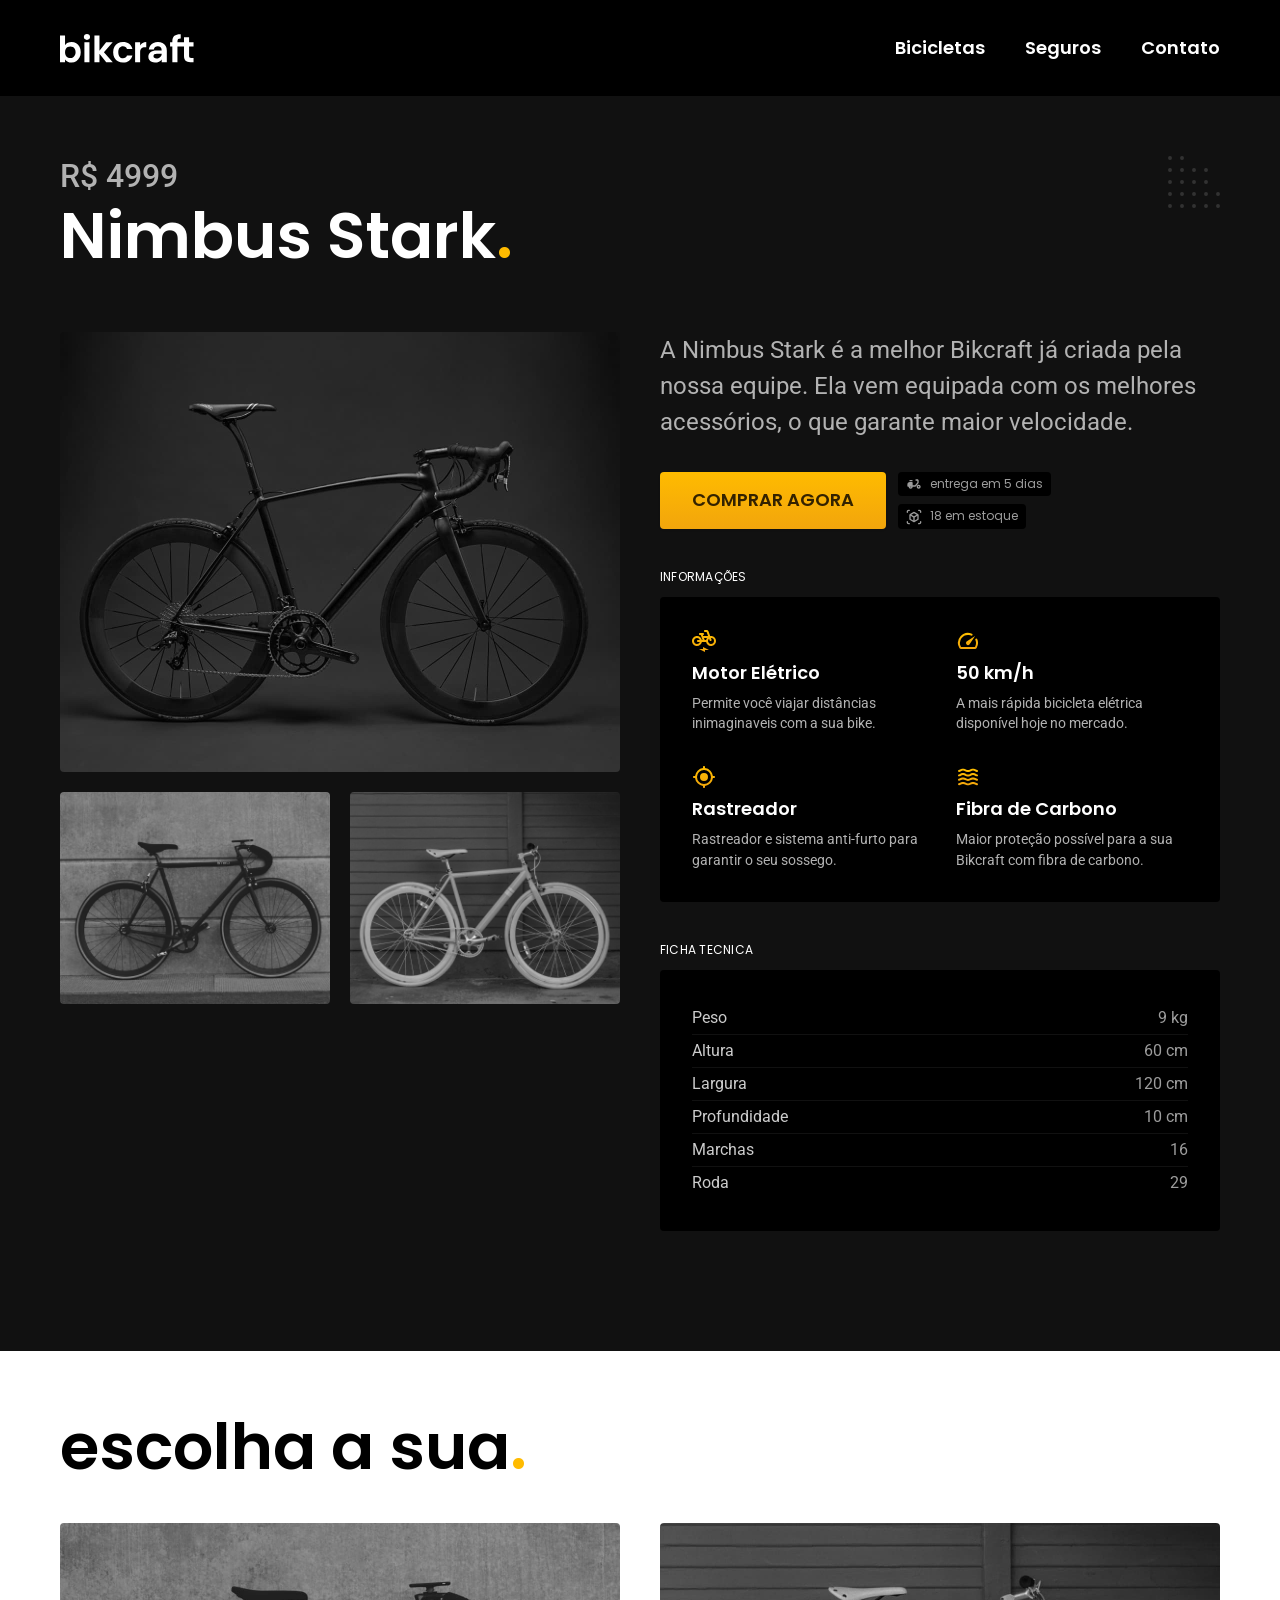
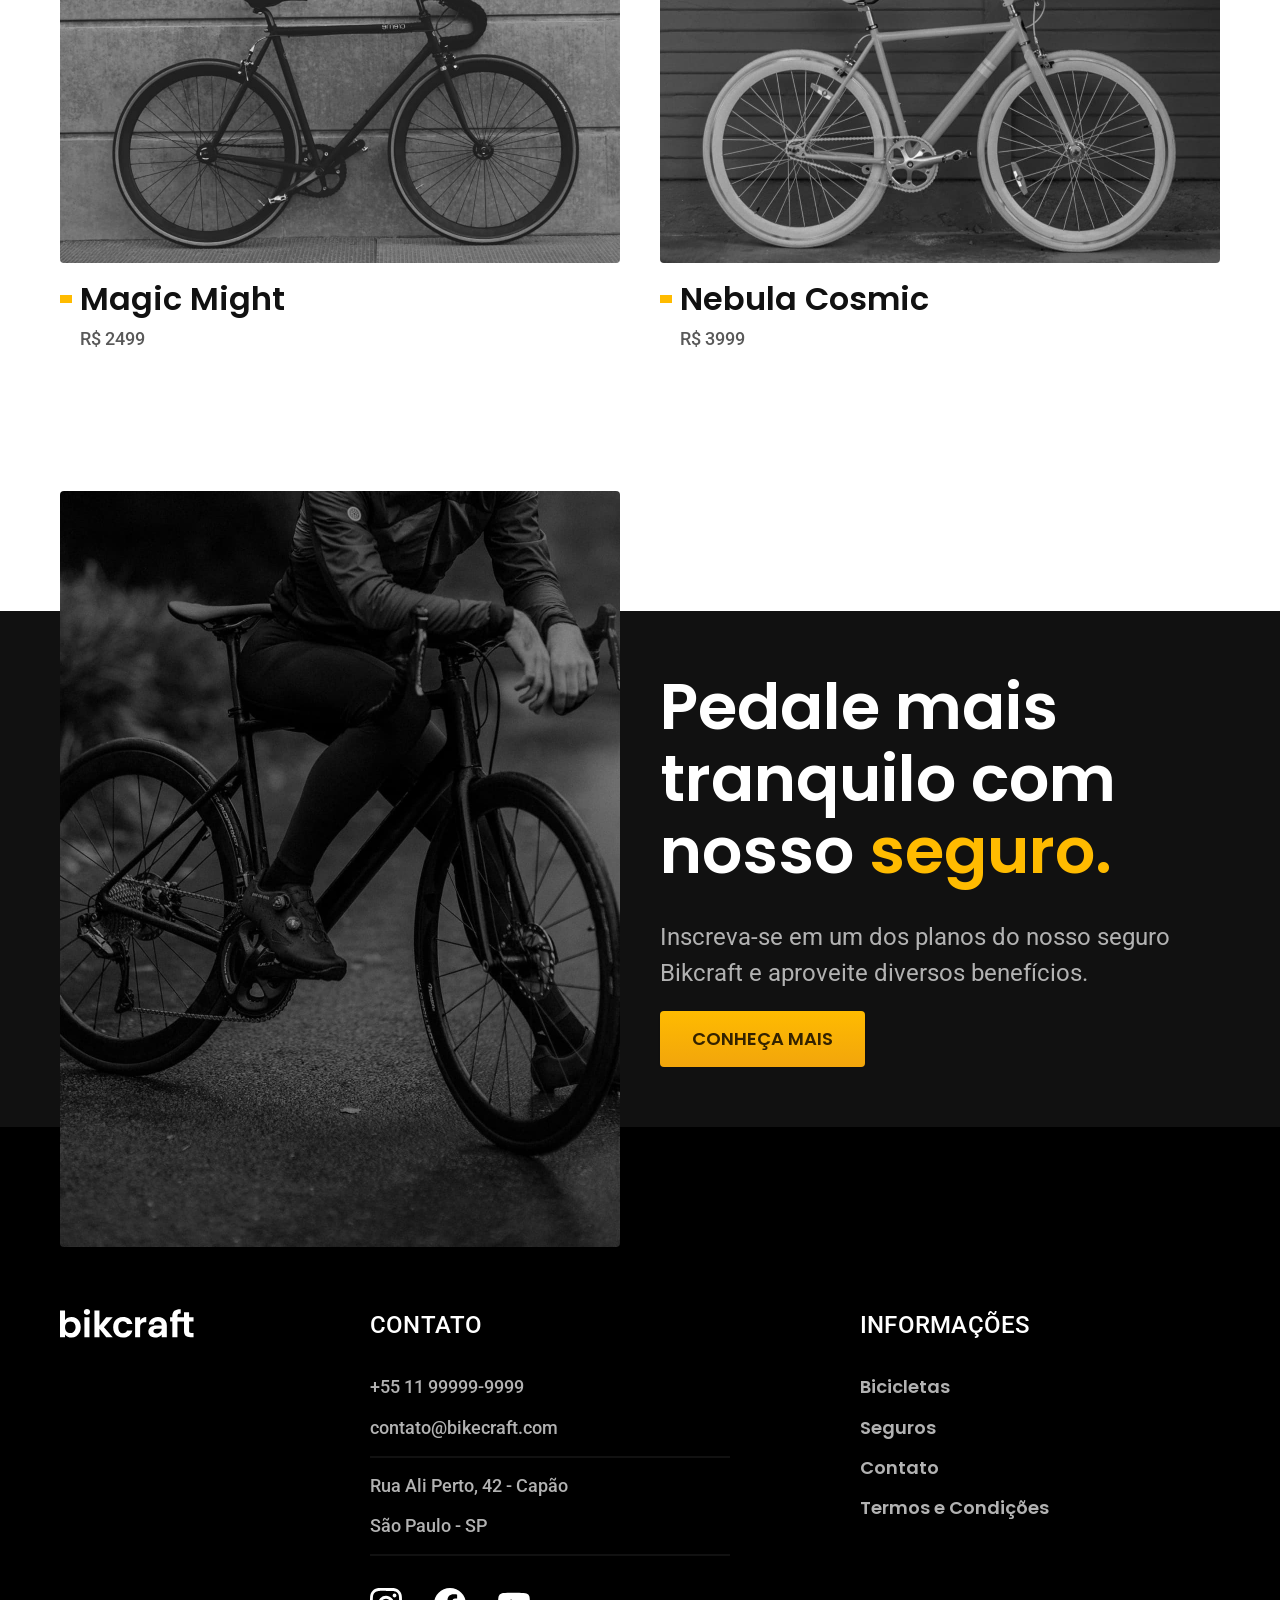
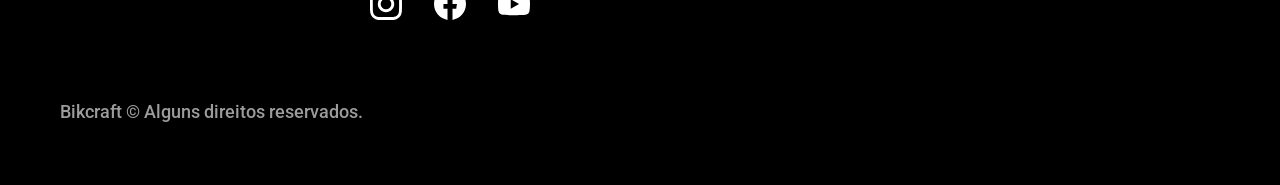
<file: bicicletas/nimbus.html>
<!DOCTYPE html>
<html lang="pt-br">

<head>
  <meta name="viewport" content="width=device-width, initial-scale=1.0">
  <meta charset="UTF-8">
  <meta name="description" content="Nimbus.">
  <title>Nimbus | Bikcraft</title>
  <link rel="icon" href="../favicon.svg" type="image/svg+xml">
  <link rel="stylesheet" href="../css/style.min.css">
  <link rel="preconnect" href="https://fonts.googleapis.com">
  <link rel="preconnect" href="https://fonts.gstatic.com" crossorigin>
  <link href="https://fonts.googleapis.com/css2?family=Merriweather:ital,opsz,wdth,wght@1,18..144,87..112,900&family=Poppins:ital,wght@0,100;0,200;0,300;0,400;0,500;0,600;0,700;0,800;0,900;1,100;1,200;1,300;1,400;1,500;1,600;1,700;1,800;1,900&family=Roboto:ital,wght@0,100..900;1,100..900&display=swap" rel="stylesheet">
  <script>document.documentElement.classList.add('js');</script>
</head>

<body id="bicicleta">
  <header class="header-bg">
    <div class="header container">
      <a href="../">
        <img src="../img/bikcraft.svg" alt="Bikcraft">
      </a>
      <nav aria-label="primaria">
        <ul class="header-menu cor-0 font-1-m">
          <li><a href="../bicicletas.html">Bicicletas</a></li>
          <li><a href="../seguros.html">Seguros</a></li>
          <li><a href="../contato.html">Contato</a></li>
        </ul>
      </nav>
    </div>
  </header>

  <main class="titulo-bg">
    <div>
      <div class="titulo container fadeInDown" data-anime="200">
        <p class="font-2-xl cor-5">R$ 4999</p>
        <h1 class="cor-0 font-1-xxl">Nimbus Stark<span class="cor-p1">.</span></h1>
      </div>
      <div class="bicicleta container">
        <div class="bicicleta-imagens fadeInDown" data-anime="400">
          <img src="../img/bicicleta/nimbus1.jpg" alt="Bicicleta 1">
          <img src="../img/bicicleta/nimbus2.jpg" alt="Bicicleta 2">
          <img src="../img/bicicleta/nimbus3.jpg" alt="Bicicleta 3">
        </div>
        <div class="bicicleta-conteudo fadeInDown" data-anime="600">
          <p class="font-2-l cor-5">A Nimbus Stark é a melhor Bikcraft já criada pela nossa equipe. Ela vem equipada com os melhores acessórios, o que garante maior velocidade.</p>
          <div class="bicicleta-comprar">
            <a class="botao" href="../orcamento.html?tipo=bikcraft&produto=nimbus">Comprar Agora</a>
            <span class="cor-6 font-1-xs"><img src="../img/icones/entrega.svg" alt=""> entrega em 5 dias</span>
            <span class="cor-6 font-1-xs"><img src="../img/icones/estoque.svg" alt=""> 18 em estoque</span>
          </div>
          <h2 class="cor-0 font-1-xs">Informações</h2>
          <ul class="bicicleta-informacoes">
            <li>
              <img src="../img/icones/eletrica.svg" alt="">
              <h3 class="cor-0 font-1-m">Motor Elétrico</h3>
              <p class="cor-5 font-2-xs">Permite você viajar distâncias inimaginaveis com a sua bike.</p>
            </li>
            <li>
              <img src="../img/icones/velocidade.svg" alt="">
              <h3 class="cor-0 font-1-m">50 km/h</h3>
              <p class="cor-5 font-2-xs">A mais rápida bicicleta elétrica disponível hoje no mercado.</p>
            </li>
            <li>
              <img src="../img/icones/rastreador.svg" alt="">
              <h3 class="cor-0 font-1-m">Rastreador</h3>
              <p class="cor-5 font-2-xs">Rastreador e sistema anti-furto para garantir o seu sossego.</p>
            </li>
            <li>
              <img src="../img/icones/carbono.svg" alt="">
              <h3 class="cor-0 font-1-m">Fibra de Carbono</h3>
              <p class="cor-5 font-2-xs">Maior proteção possível para a sua Bikcraft com fibra de carbono.</p>
            </li>
          </ul>
          <h2 class="cor-0 font-1-xs">Ficha tecnica</h2>
          <ul class="bicicleta-ficha font-2-s">
            <li class="cor-4">Peso<span class="cor-6">9 kg</span>
            </li>
            <li class="cor-4">Altura<span class="cor-6">60 cm</span>
            </li>
            <li class="cor-4">Largura<span class="cor-6">120 cm</span>
            </li>
            <li class="cor-4">Profundidade<span class="cor-6">10 cm</span>
            </li>
            <li class="cor-4">Marchas<span class="cor-6">16</span>
            </li>
            <li class="cor-4">Roda<span class="cor-6">29</span>
            </li>
          </ul>
        </div>
      </div>

  </main>

  <article class="container bicicletas-lista">
    <h2 class="cor-12 font-1-xxl">escolha a sua<span class="cor-p1">.</span></h2>
    <ul>
      <li>
        <a href="./magic.html">
          <img src="../img/bicicletas/magic.jpg" alt="Bicicleta Preta">
          <h3 class="font-1-xl ">Magic Might</h3>
          <span class="font-2-m cor-8">R$ 2499</span>
        </a>
      </li>
      <li>
        <a href="./nebula.html">
          <img src="../img/bicicletas/nebula.jpg" alt="Bicicleta Preta">
          <h3 class="font-1-xl ">Nebula Cosmic</h3>
          <span class="font-2-m cor-8">R$ 3999</span>
        </a>
      </li>
    </ul>
  </article>
  <article class="seguro-bg">
    <div class="seguro container">
      <div class="seguro-imagem">
        <img src="../img/fotos/seguros.jpg" alt="Pessoa parada encima de uma bicicleta">
      </div>
      <div class="seguro-conteudo">
        <h2 class="font-1-xxl cor-0">Pedale mais tranquilo com nosso <span class="cor-p1">seguro.</span></h2>
        <p class="font-2-l cor-5">Inscreva-se em um dos planos do nosso seguro Bikcraft e aproveite diversos benefícios.</p>
        <a class="botao" href="../seguros.html">Conheça Mais</a>
      </div>
    </div>
  </article>
  <footer class="footer-bg">
    <div class="footer container">
      <img src="../img/bikcraft.svg" alt="bikcraft">
      <div class="footer-contato">
        <h3 class="font-2-l-b cor-0">Contato</h3>
        <ul class="font-2-m cor-5">
          <li><a href="tel:+5511999999999">+55 11 99999-9999</a></li>
          <li><a href="mailto:contato@bikecraft.com">contato@bikecraft.com</a></li>
          <li>Rua Ali Perto, 42 - Capão</li>
          <li>São Paulo - SP</li>
        </ul>
        <div class="footer-redes">
          <a href="../"> <img src="../img/redes/instagram.svg" alt="Instagram"></a>
          <a href="../"> <img src="../img/redes/facebook.svg" alt="facebook"></a>
          <a href="../"> <img src="../img/redes/youtube.svg" alt="YouTube"></a>
        </div>
      </div>
      <div class="footer-informacoes">
        <h3 class="font-2-l-b cor-0">Informações</h3>
        <nav>
          <ul class="font-1-m cor-5">
            <li><a href="../bicicletas.html">Bicicletas</a></li>
            <li><a href="../seguros.html">Seguros</a></li>
            <li><a href="../contato.html">Contato</a></li>
            <li><a href="../termos.html">Termos e Condições</a></li>
          </ul>
        </nav>
      </div>
      <p class="footer-copy font-2-m cor-6">Bikcraft © Alguns direitos reservados.</p>
    </div>
  </footer>
  <script src="../plugins/simple-anime.js"></script>
  <script src="../js/script.js"></script>
</body>

</html>
</file>
<file: css/style.min.css>
body{font-family:Arial,Helvetica,sans-serif;margin:0;height:2000px;color:var(--cor-11)}blockquote,dd,h1,h2,h3,h4,h5,h6,p,ul{margin:0}ul{list-style:none;padding:0;margin:0}a{text-decoration:none;color:inherit}img{display:block;height:auto;max-width:100%}img[src$=".jpg"]{border-radius:4px}.header-bg{background-color:var(--cor-12)}.header{display:flex;flex-wrap:wrap;gap:20px;justify-content:space-between;align-items:center;padding-top:20px;padding-bottom:20px}.header-menu{display:flex;flex-wrap:wrap;gap:40px}.header-menu a{display:inline-block;padding:16px 0;position:relative}.header-menu a::after{content:"";display:block;width:0;height:2px;background:var(--cor-0);margin-top:4px;transition:width .3s ease;position:absolute}.header-menu a.ativo::after,.header-menu a:hover::after{width:100%}@media (max-width:800px){.header-menu{gap:20px}.header-menu a{background:var(--cor-11);padding:12px 16px;border-radius:4px}.header-menu a:hover{background-color:var(--cor-10)}.header-menu a::after{display:none}}@media (max-width:600px){.header-menu{gap:12px}.header-menu a{padding:8px 12px;font-size:14px}}.footer-bg{background-color:var(--cor-12)}.footer{display:grid;grid-template-columns:3fr 5fr 4fr;gap:40px;padding-top:60px;padding-bottom:60px}.footer h3{margin-bottom:32px}.footer-contato ul{margin-bottom:32px}.footer-contato li:nth-child(2n)::after{content:"";display:block;max-width:360px;height:2px;background:var(--cor-11);margin-top:16px}.footer li{margin-bottom:16px}.footer-redes{display:flex;gap:32px}.footer a:hover{color:var(--cor-0)}.footer-copy{grid-column:1/-1;margin-top:40px}@media(max-width:800px){.footer>img{display:none}.footer{grid-template-columns:1fr 1fr}}@media(max-width:600px){.footer{grid-template-columns:1fr;gap:60px}.footer-copy{margin-top:0}}.introducao-bg{background:var(--cor-12) url("../img/dec/bottom-left.svg") no-repeat bottom 160px left 20px;box-shadow:inset 0 -120px var(--cor-0)}.introducao{display:grid;grid-template-columns:1fr 1fr;gap:0 40px}.introducao-conteudo{align-self:end;padding-bottom:200px}.introducao img{width:100%;height:100%;object-fit:cover;border-radius:8px}.introducao h1{margin-bottom:32px}.introducao p{margin-bottom:20px}@media (max-width:800px){.introducao-bg{background:var(--cor-11);padding-top:40px;box-shadow:inset 0 -60px var(--cor-0)}.introducao{grid-template-columns:1fr;gap:32px}.introducao-conteudo{padding-bottom:0}.introducao h1{margin-bottom:16px}.introducao img{max-width:100%;height:300px}}.tecnologia-bg{background-color:var(--cor-11);box-shadow:inset 0 80px 0 var(--cor-0),inset 0 -80px 0 var(--cor-0)}.tecnologia{display:grid;grid-template-columns:1fr 1fr;gap:40px}.tecnologia-imagem img{width:100%;height:100%;object-fit:cover;object-position:left}.tecnologia-conteudo{padding-top:160px;padding-bottom:160px}.tecnologia-conteudo>span{display:block;margin-bottom:20px}.tecnologia-conteudo h2{margin-bottom:32px}.tecnologia-conteudo>p{margin-bottom:32px}.tecnologia a{margin-bottom:80px}.tecnologia-vantagens{display:flex;gap:40px}.tecnologia-vantagens h3{margin-bottom:8px;width:max-content}.tecnologia-vantagens img{width:24px;margin-bottom:8px}@media (max-width:800px){.tecnologia-bg{box-shadow:initial}.tecnologia{grid-template-columns:1fr}.tecnologia-conteudo{padding-bottom:60px;padding-top:60px}.tecnologia-imagem{display:none}.tecnologia a{margin-bottom:60px}}@media (max-width:600px){.tecnologia-vantagens{flex-direction:column}}.parceiros{padding-bottom:120px}.parceiros h2{margin-bottom:60px}.parceiros ul{display:grid;max-width:1400px;margin:0 auto;grid-template-columns:repeat(4,1fr);padding:0 20px}.parceiros li{display:flex;padding:32px;border-left:2px solid var(--cor-2)}.parceiros img{margin:auto}.parceiros li:first-child,.parceiros li:nth-child(5){border-left:none}.parceiros li:nth-child(n+5){border-top:2px solid var(--cor-2)}@media (max-width:800px){.parceiros{padding-bottom:60px}.parceiros li{padding:20px}.parceiros h2{margin-bottom:20px}.parceiros ul{grid-template-columns:repeat(2,1fr)}.parceiros li:nth-child(n+3){border-top:2px solid var(--cor-2)}.parceiros li:nth-child(odd){border-left:none}}.depoimento{background-color:var(--cor-p1);display:grid;grid-template-columns:1fr 1fr;overflow:hidden}.depoimento img{border-radius:0;width:100%;height:100%;object-fit:cover}.depoimento-conteudo{padding:40px 40px 80px 80px;align-self:end;background:url("../img/dec/bottom-right-p.svg") no-repeat bottom 40px right 40px}.depoimento-conteudo p{font-family:Merriweather,sans-serif;font-style:italic;font-weight:900px;margin-bottom:32px;max-width:32ch;position:relative}.depoimento p::after,.depoimento p::before{font-size:5rem;color:var(--cor-p2);position:absolute}.depoimento p::before{content:"“";left:-50px;top:-20px}.depoimento p::after{content:"”"}@media (max-width:800px){.depoimento{grid-template-columns:1fr;text-align:center}.depoimento-conteudo{padding:40px 20px;justify-self:center}.depoimento img{max-height:200px}}@media (min-width:1200px){.depoimento img{max-width:520px}}.seguros-bg{background:var(--cor-11)}.seguros{display:grid;padding-bottom:60px;padding-top:60px;grid-template-columns:1fr 1fr;gap:40px;align-items:center}#seguros .seguros{padding-top:0}.seguros h2{grid-column:1/-1}.seguros-item{background-color:var(--cor-12);padding:32px 32px 32px 60px;display:grid;grid-template-columns:1fr auto;border-radius:4px}.seguros-item h3{margin-bottom:40px}.seguros-item span{grid-column:2;display:block;text-align:right}.seguros-item ul{grid-column:1/-1;margin-bottom:32px}.seguros-item li{display:flex;align-items:center;position:relative}.seguros-item li+li{margin-top:20px}.seguros-item li::before{content:"";display:inline-block;width:13px;height:9px;background-image:url("../img/icones/lista.svg");position:absolute;left:-21px}.seguros-item a{grid-column:1/-1}@media(max-width:800px){.seguros{grid-template-columns:1fr}}.vantagens-bg{background-color:var(--cor-12)}.vantagens{padding-top:120px;padding-bottom:120px}.vantagens h2{margin-bottom:60px}.vantagens ul{display:grid;grid-template-columns:repeat(auto-fit,minmax(280px,max-content));gap:40px 80px}.vantagens h3,.vantagens img{margin-bottom:8px}@media(max-width:800px){.vantagens{padding-bottom:60px;padding-top:60px}.vantagens h2{margin-bottom:40px}.vantagens ul{gap:20px}}.perguntas{padding-bottom:120px;padding-top:120px}.perguntas h2{margin-bottom:60px}.perguntas dl>div{padding:20px;border-radius:3px}.perguntas dl>div:nth-child(odd){background-color:var(--cor-1)}.perguntas button{display:grid;grid-template-columns:auto 1fr auto;align-items:center;gap:8px;cursor:pointer;border:none;background:0 0;width:100%;text-align:left}.perguntas button::before{content:"";display:inline-block;width:12px;height:8px;background-color:var(--cor-p1)}.perguntas button::after{content:"";display:inline-block;width:14px;height:6px;background-image:url("../img/icones/seta-abrir.svg");transition:.4s}.perguntas button:hover::after,.perguntas button[aria-expanded=true]::after{transform:rotate(180deg)}.js .perguntas dd.ativa{display:block}.js .perguntas dd{display:none;padding-left:20px;padding-top:16px;max-width:80ch}@media (max-width:800px){.perguntas{padding-top:60px;padding-bottom:60px}.perguntas h2{margin-bottom:40px}}#contato{background:linear-gradient(var(--cor-11) 600px,var(--cor-1) 0)}.contato{display:grid;grid-template-columns:5fr 7fr}.contato-dados,.contato-formulario{padding:60px;box-shadow:0 1px 2px rgba(0,0,0,.1)}.contato-dados{background:var(--cor-12) url("../img/dec/bottom-left.svg") no-repeat bottom 20px left 20px;border-radius:5px 0 0 5px}.contato-formulario{background:var(--cor-0) url("../img/dec/bottom-right.svg") no-repeat bottom 20px right 20px;border-radius:0 5px 5px 0}.contato-dados h2{margin-bottom:60px}.contato-endereco{margin-bottom:32px;padding-left:28px;background:url("../img/icones/local.svg") no-repeat 0 2px}.contato-endereco p{margin-bottom:8px}.contato-meios a{display:block;max-width:max-content;margin-bottom:8px;padding-left:28px}.contato-meios a:hover{color:var(--cor-0)}.contato-meios a:first-child{background:url("../img/icones/email.svg") no-repeat 0 2px}.contato-meios a:nth-child(2){margin-bottom:32px}.contato-meios a:nth-child(3){background:url("../img/icones/telefone.svg") no-repeat 0 2px;margin-bottom:60px}.contato-redes{display:flex;gap:32px;padding-left:28px}@media (max-width:800px){.contato{grid-template-columns:1fr}.contato-dados,.contato-formulario{padding:20px}.contato-dados{border-radius:5px 5px 0 0;background:var(--cor-12)}.contato-formulario{border-radius:0 0 5px 5px}.contato-dados h2,.contato-meios a:nth-child(3){margin-bottom:32px}.contato-redes{margin-bottom:12px}}.lojas{display:grid;grid-template-columns:1fr 1fr;gap:0 40px;padding-top:120px;padding-bottom:120px}.lojas h2{grid-column:1/-1;margin-bottom:60px}.lojas img{border-radius:4px 4px 0 0}.lojas-item{border-radius:4px;background:var(--cor-0);box-shadow:0 1px 2px rgba(0,0,0,.1)}.lojas-conteudo{display:grid;grid-template-columns:1fr 1fr;gap:32px 16px;padding:32px}.lojas-conteudo h3,.lojas-tempo{grid-column:1/-1}.lojas-dados{display:grid;gap:8px;border-left:2px solid var(--cor-2);padding-left:12px}.lojas-tempo{display:flex;align-items:center}@media (max-width:800px){.lojas{gap:20px;padding-top:60px;padding-bottom:60px}.lojas h2{margin-bottom:32px}.lojas-conteudo{grid-template-columns:1fr}}@media (max-width:600px){.lojas{grid-template-columns:1fr}}#orcamento{background:linear-gradient(var(--cor-11) 600px,var(--cor-1) 0)}.orcamento{display:grid;grid-template-columns:5fr 7fr;padding:120px}.orcamento h2{text-transform:uppercase;position:relative;display:flex;align-items:center}.orcamento h2::before{content:"";display:inline-block;width:4px;height:8px;background-color:var(--cor-p1);position:absolute;left:-12px}.orcamento-dados,.orcamento-produto{padding:60px;box-shadow:0 1px 2px rgba(0,0,0,.1)}.orcamento-produto{border-radius:5px 0 0 5px;background:var(--cor-12) url("../img/dec/bottom-left.svg") no-repeat bottom 20px left 20px;display:grid;grid-template-columns:1fr 1fr;align-content:start;gap:20px}.orcamento-produto label{color:var(--cor-4);background-color:var(--cor-10);display:grid;align-items:center;grid-template-columns:auto 1fr auto;padding:12px 16px;border-radius:4px;font:600 1rem/1.5 Poppins,sans-serif;cursor:pointer;border:1px solid var(--cor-10)}.orcamento-produto input:checked+label{background:var(--cor-0);color:var(--cor-11)}.orcamento-produto label:hover{background-color:var(--cor-9);border-color:var(--cor-9)}.orcamento-produto input:focus+label{box-shadow:0 0 0 2px var(--cor-p1);border-color:var(--cor-12)}.orcamento-produto label:focus{background-color:var(--cor-9);background-origin:0 0 0 2px var(--cor-p1)}.orcamento-produto label span{display:none}.orcamento-produto input:checked+label span{display:inline-block}.orcamento-produto label::before{content:"";display:inline-block;width:12px;height:12px;border:1px solid var(--cor-6);border-radius:50%;margin-right:8px;box-sizing:border-box}.orcamento-produto input:checked+label::before{background-color:var(--cor-7);box-shadow:inset 0 0 0 3px var(--cor-0),inset 0 0 0 6px var(--cor-7)}.orcamento-produto input{opacity:0;position:absolute;pointer-events:none}.orcamento-produto>*{grid-column:1/-1}.orcamento-produto>label{grid-column:initial}.orcamento-dados{border-radius:0 5px 5px 0;background:var(--cor-0) url("../img/dec/bottom-right.svg") no-repeat bottom 20px right 20px}.orcamento-conteudo{display:none}#bikcraft:checked~#orcamento-bikcraft,#seguro:checked~#orcamento-seguro{display:grid;gap:20px}.orcamento-conteudo h2,.orcamento-dados h2:nth-of-type(n+2){margin-top:20px}.orcamento-detalhes{display:none;background:var(--cor-0);padding:20px;grid-template-columns:1fr 1fr;border-radius:4px;align-items:center}.orcamento-detalhes li{display:flex;align-items:center;margin-bottom:8px}.orcamento-detalhes li img{width:16px;margin-right:8px}.orcamento-produto input:checked+label+.orcamento-detalhes{display:grid}@media(max-width:1200px){.orcamento-dados,.orcamento-produto{padding:32px}}@media(max-width:800px){.orcamento{grid-template-columns:1fr}.orcamento-dados{border-radius:0 0 5px 5px}.orcamento-produto{border-radius:5px 5px 0 0;background:var(--cor-12)}}@media(max-width:400px){.orcamento-produto{grid-template-columns:1fr}}.termos{padding-top:80px;padding-bottom:80px}.termos h2{font-weight:600px;margin-bottom:20px}.termos p{margin-bottom:24px;max-width:75ch}.termos p+h2{margin-top:40px}.container{box-sizing:border-box;max-width:1200px;padding-left:20px;padding-right:20px;margin-left:auto;margin-right:auto}.botao{display:inline-block;background:linear-gradient(#fb0 0,#f2a50c 100%);padding:16px 32px;border-radius:4px;box-shadow:0 1px 2px rgba(0,0,0,.1);text-transform:uppercase;color:var(--cor-p5);font:600 1.125rem/1.35 Poppins,sans-serif;max-width:max-content;border:none;cursor:pointer}.botao:hover{background:linear-gradient(#ffb60d 0,#e59317 100%)}.botao.secundario{background:var(--cor-10);color:var(--cor-2)}.botao.secundario:hover{background:var(--cor-9)}.botao.seta{display:flex;align-items:center}.botao.seta::after{content:"";display:inline-block;width:18px;height:10px;margin-left:12px;background:url("../img/icones/seta.svg");transition:transform .4s}.botao.seta:hover::after{transform:translateX(4px)}@media (max-width:600px){.botao{padding:12px 16px;font-size:1rem}}.link{display:inline-block;color:var(--cor-p1);font:500 1.5rem/1.5 Poppins,sans-serif;text-transform:uppercase}.link::after{content:"";display:block;width:100%;height:4px;background-color:currentColor}.link:hover{color:var(--cor-0)}.titulo-bg{padding-top:60px;padding-bottom:60px;background-color:var(--cor-11)}.titulo{background:url("../img/dec/top-right.svg") no-repeat top right 20px}.titulo p{margin-bottom:4px}@media(max-width:800px){.titulo-bg{padding-top:40px;padding-bottom:40px}.titulo p{font-size:1rem;text-transform:lowercase;font-weight:400}}.font-1-xs{font:400 0.75rem/1.35 Poppins,sans-serif}.font-2-xs{font:400 0.875rem/1.43 Roboto,sans-serif}.font-1-s{font:400 1rem/1.5 Poppins,sans-serif}.font-2-s{font:400 1rem/1.5 Roboto,sans-serif}.font-1-m,.font-1-m-b{font:400 1.125rem/1.35 Poppins,sans-serif}.font-1-m{font-weight:600}.font-2-m{font:500 1.125rem/1.35 Roboto,sans-serif}.font-1-l{font:400 1.5rem/1.5 Poppins,sans-serif}.font-2-l,.font-2-l-b{font:400 1.5rem/1.5 Roboto,sans-serif}.font-2-l-b{font-weight:500;letter-spacing:.015rem;text-transform:uppercase}.font-1-xl{font:600 2rem/1.25 Poppins,sans-serif}.font-2-xl{font:500 2rem/1.25 Roboto,sans-serif}.font-1-xxl{font:600 4rem/1.125 Poppins,sans-serif}.font-2-l{font:400 1.5rem/1.5 Roboto,sans-serif}@media (max-width:1200px){.font-1-xxl{font-size:3rem}.font-2-l,.font-2-l-b{font-size:1.25rem}}@media (max-width:800px){.font-1-xxl{font-size:2rem}.font-1-xl,.font-2-xl{font-size:1.5rem}}:root{--cor-0:#ffffff;--cor-1:#f7f7f7f7;--cor-2:#ededed;--cor-3:#dedede;--cor-4:#cccccc;--cor-5:#b2b2b2;--cor-6:#9c9c9c;--cor-7:#717171;--cor-8:#595959;--cor-9:#404040;--cor-10:#2e2e2e;--cor-11:#111111;--cor-12:#000000;--cor-p1:#ffbb00;--cor-p2:#e4a30b;--cor-p3:#a66f00;--cor-p4:#664400;--cor-p5:#332200}.cor-0{color:var(--cor-0)}.cor-1{color:var(--cor-1)}.cor-2{color:var(--cor-2)}.cor-3{color:var(--cor-3)}.cor-4{color:var(--cor-4)}.cor-5{color:var(--cor-5)}.cor-6{color:var(--cor-6)}.cor-7{color:var(--cor-7)}.cor-8{color:var(--cor-8)}.cor-9{color:var(--cor-9)}.cor-10{color:var(--cor-10)}.cor-11{color:var(--cor-11)}.cor-12{color:var(--cor-12)}.cor-p1{color:var(--cor-p1)}.cor-p2{color:var(--cor-p2)}.cor-p3{color:var(--cor-p3)}.cor-p4{color:var(--cor-p4)}.cor-p5{color:var(--cor-p5)}.form{display:grid;grid-template-columns:1fr 1fr;gap:20px}.form label{display:block;font:600 1rem/1.5 Poppins,sans-serif;margin-bottom:4px}.form .col-2{grid-column:span 2}.form input[type=email],.form input[type=text],.form textarea{font:400 1rem/1.5 Roboto,sans-serif;background:var(--cor-1);border:1px solid var(--cor-12);padding:12px;border-radius:4px;width:100%;box-sizing:border-box}.form input[type=email]:focus,.form input[type=text]:focus,.form textarea:focus{outline:0;border-color:var(--cor-p1);background:var(--cor-0);box-shadow:0 0 0 2px #fea}@media (max-width:600px){.form{grid-template-columns:1fr}.form .col-2{grid-column:1}}.js .fadeInDown{transform:translate3d(0,-20px,0)}.js .fadeInUp{transform:translate3d(0,20px,0)}.js .fadeInRight{transform:translate3d(20px,0,0)}.js .fadeInLeft{transform:translate3d(-20px,0,0)}.js [data-anime]{opacity:0}.js .anime{opacity:1;transform:none;transition:transform .8s,opacity .8s}.bicicletas-lista{padding-top:60px;padding-bottom:120px}.bicicletas-lista h2{margin-bottom:40px}.bicicletas-lista ul{display:flex;gap:40px;padding:0 20px 20px;max-width:1400px;margin-left:auto;margin-right:auto;overflow-x:auto}#bicicleta .bicicletas-lista ul{padding:0 0 20px 0}.bicicletas-lista li{flex:1;min-width:280px}.bicicletas-lista a{display:block}.bicicletas-lista img{margin-bottom:16px}.bicicletas-lista h3{margin-bottom:8px;display:flex;align-items:center}.bicicletas-lista h3::before{content:"";display:inline-block;width:12px;height:8px;background-color:var(--cor-p1);margin-right:8px;transition:width .2s ease}.bicicletas-lista a:hover h3::before{width:24px}.bicicletas-lista li span{padding-left:20px}@media (max-width:800px){.bicicletas-lista{padding-bottom:80px}.bicicletas-lista ul{gap:20px}}.bicicletas-bg{background:linear-gradient(to right,var(--cor-0) 30%,var(--cor-11) 0)}.bicicletas{display:grid;grid-template-columns:1fr 1fr;gap:40px;padding-bottom:60px;padding-top:60px;background:url("../img/dec/top-right.svg") no-repeat top 40px right 20px}.bicicletas-imagem{display:grid}.bicicletas-imagem img{grid-area:1/1}.bicicletas-imagem span{grid-area:1/1;place-self:start end;margin-top:20px;background:var(--cor-12);padding:8px 16px 8px 8px;display:inline-block;border-radius:4px 0 0 4px}.bicicletas-conteudo{display:grid;grid-template-columns:1fr auto;align-content:start}.bicicletas h2,.bicicletas p{grid-column:1/-1}.bicicletas h2{margin-bottom:20px}.bicicletas h2::before{content:"";display:block;width:12px;height:8px;background-color:var(--cor-p1);margin-bottom:8px}.bicicletas p{margin-bottom:32px}.bicicletas a{place-self:end}.bicicletas li{display:flex;align-items:center}.bicicletas ul{display:grid;gap:16px}.bicicletas-conteudo img{width:24px;margin-right:8px}@media (max-width:800px){.bicicletas-bg{background:var(--cor-11)}.bicicletas{grid-template-columns:1fr;gap:20px;padding-top:40px;padding-bottom:40px}}@media (max-width:600px){.bicicletas-conteudo{grid-template-columns:1fr}.bicicletas ul{font-size:1rem;grid-template-columns:1fr 1fr;margin-bottom:32px}.bicicletas a{place-self:start}}.bicicleta{display:grid;grid-template-columns:1fr 1fr;align-items:start;gap:40px;padding-top:60px;padding-bottom:60px}#bicicleta .titulo p{text-transform:uppercase}.bicicleta-imagens{display:flex;flex-wrap:wrap;gap:20px}.bicicleta-imagens img{flex:1;min-width:200px}.bicicleta-imagens img:first-child{min-width:100%}.bicicleta-conteudo>p{margin-bottom:32px}.bicicleta-comprar{display:grid;grid-template-columns:max-content auto;align-items:center;justify-items:start;gap:8px 12px;margin-bottom:40px}.bicicleta-comprar a{grid-row:span 2}.bicicleta-comprar span{display:flex;align-items:center;background-color:var(--cor-12);padding:4px 8px;border-radius:4px;gap:8px}.bicicleta-conteudo h2{text-transform:uppercase;letter-spacing:.015rem;margin-bottom:12px}.bicicleta-ficha,.bicicleta-informacoes{padding:32px;background-color:var(--cor-12);border-radius:4px}.bicicleta-informacoes{margin-bottom:40px;display:grid;grid-template-columns:1fr 1fr;gap:32px}.bicicleta-informacoes img{width:24px;margin-bottom:8px}.bicicleta-informacoes h3{margin-bottom:8px}.bicicleta-ficha li{padding:4px 0;display:flex;justify-content:space-between;border-bottom:1px solid var(--cor-11)}.bicicleta-ficha li:last-child{border-bottom:none}@media (max-width:800px){.bicicleta{grid-template-columns:1fr;padding-bottom:40px;padding-top:40px}.bicicleta-imagens{grid-row:2}}@media (max-width:400px){.bicicleta-informacoes{grid-template-columns:1fr}.bicicleta-comprar{grid-template-columns:1fr}}.seguro-bg{background-color:var(--cor-11);box-shadow:inset 0 120px var(--cor-0),inset 0 -120px var(--cor-12)}.seguro{display:grid;gap:40px;grid-template-columns:1fr 1fr}.seguro-imagem img{width:100%;height:100%;object-fit:cover}.seguro-conteudo{padding-top:180px;padding-bottom:180px}.seguro h2{margin-bottom:32px}.seguro p{margin-bottom:20px}@media (max-width:800px){.seguro{grid-template-columns:1fr}.seguro-conteudo{grid-row:1;padding-top:40px;padding-bottom:0}.seguro-bg{box-shadow:inset 0 -60px var(--cor-12)}.seguro-imagem{height:300px}}
</file>
